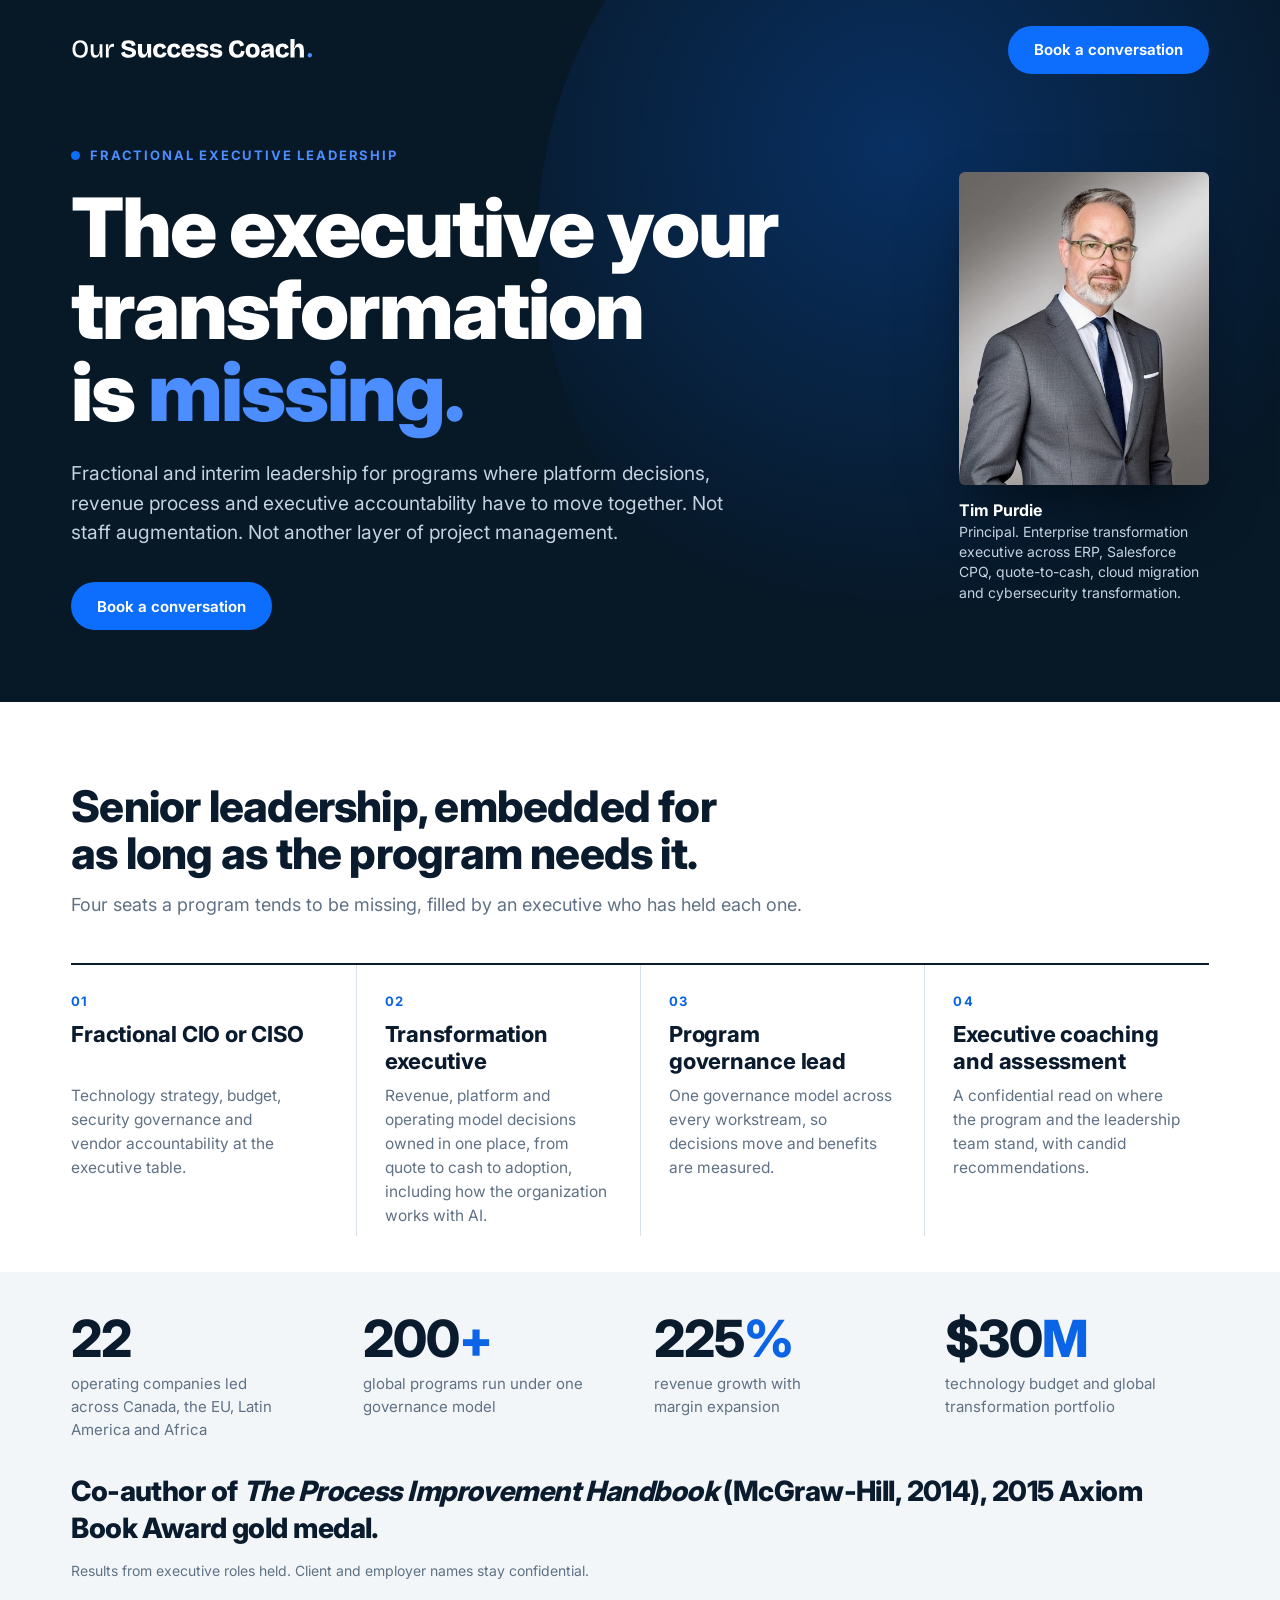
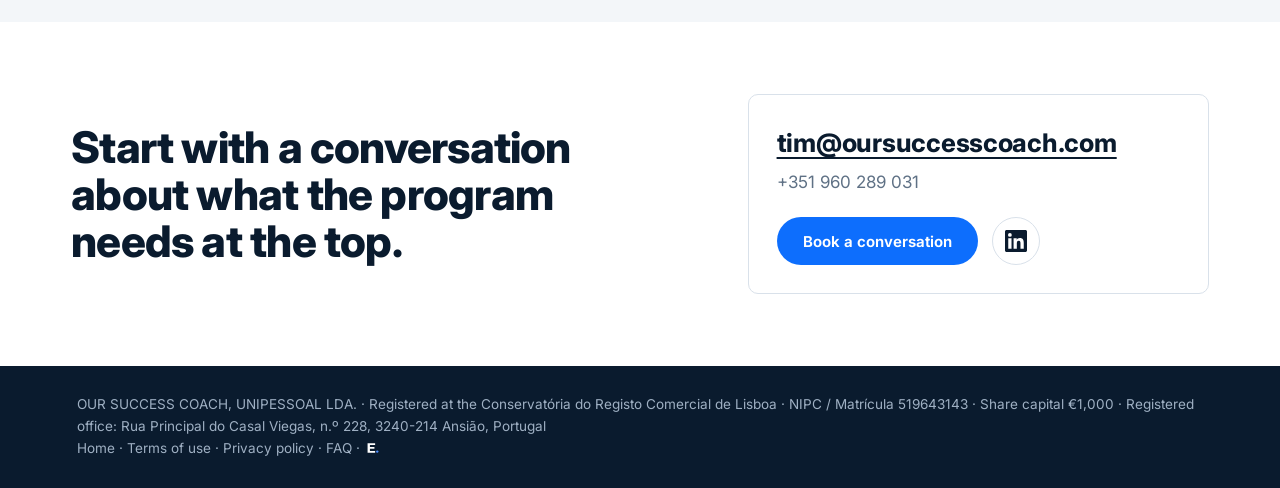
<file: index.html>
<!DOCTYPE html>
<html lang="en">
<head>
<meta charset="utf-8">
<meta name="viewport" content="width=device-width, initial-scale=1">
<title>Our Success Coach | Fractional executive leadership for transformation</title>
<meta name="description" content="Fractional and interim executive leadership for transformation programs where platform decisions, revenue process and executive accountability have to move together.">
<link rel="canonical" href="https://oursuccesscoach.com/">
<link rel="icon" href="assets/our-success-coach-s-mark.svg" type="image/svg+xml">
<meta name="theme-color" content="#071827">
<meta property="og:title" content="Our Success Coach | Fractional executive leadership">
<meta property="og:description" content="The executive your transformation is missing. Fractional and interim leadership for transformation programs.">
<meta property="og:type" content="website">
<meta property="og:url" content="https://oursuccesscoach.com/">
<meta property="og:image" content="https://oursuccesscoach.com/assets/tim-portrait.jpg">
<link rel="preload" href="/assets/fonts/inter-latin-opsz-normal.woff2" as="font" type="font/woff2" crossorigin>
<style>
@font-face{font-family:"Inter";font-style:normal;font-weight:100 900;font-display:swap;src:url("/assets/fonts/inter-latin-opsz-normal.woff2") format("woff2")}
:root{--navy:#071827;--navy2:#0D2A47;--ink:#0A1B2E;--blue:#0D6EFD;--blue-t:#0B63E5;--blue-d:#4C8DFF;--muted:#5F7185;--line:#D9E1EA;--pale:#F3F6F9}
*{box-sizing:border-box;margin:0;padding:0}
html{scroll-behavior:smooth}
body{font-family:Inter,system-ui,-apple-system,"Segoe UI",sans-serif;color:var(--ink);background:#fff;line-height:1.55;-webkit-font-smoothing:antialiased}
a{color:inherit}
a:focus-visible,button:focus-visible{outline:3px solid var(--blue);outline-offset:3px}
.dark a:focus-visible{outline-color:var(--blue-d)}
.wrap{max-width:1240px;margin:0 auto;padding:0 clamp(20px,4vw,56px)}

/* hero */
.dark{background:var(--navy);color:#fff;position:relative;overflow:hidden}
.dark::before{content:"";position:absolute;right:-12%;top:-30%;width:70vw;height:70vw;max-width:900px;max-height:900px;border-radius:50%;background:radial-gradient(circle at 40% 40%,rgba(13,110,253,.28),rgba(13,110,253,0) 62%);pointer-events:none}
nav{display:flex;flex-wrap:wrap;align-items:center;justify-content:space-between;gap:14px 20px;padding:26px 0;position:relative}
nav img{height:26px;width:auto;display:block}
.btn{display:inline-flex;align-items:center;justify-content:center;min-height:48px;padding:0 26px;border-radius:999px;background:var(--blue);color:#fff;font-weight:650;font-size:15px;text-decoration:none;border:0;transition:transform .15s,background .15s}
.btn:hover{background:#0B5ED7;transform:translateY(-1px)}
.btn.ghost{background:transparent;border:1.5px solid rgba(255,255,255,.35)}
.btn.ghost:hover{background:rgba(255,255,255,.08)}
.hero{display:grid;grid-template-columns:minmax(0,1.6fr) minmax(0,.5fr);gap:clamp(32px,6vw,96px);align-items:center;padding:clamp(28px,5vh,56px) 0 clamp(48px,8vh,80px);position:relative}
.kicker{font-size:13px;font-weight:700;letter-spacing:.14em;text-transform:uppercase;color:var(--blue-d);display:flex;align-items:center;gap:10px}
.kicker::before{content:"";width:9px;height:9px;border-radius:50%;background:var(--blue)}
h1{font-size:clamp(40px,6.4vw,92px);line-height:1.0;font-weight:850;letter-spacing:-.025em;margin:22px 0 26px}
h1 em{font-style:normal;color:var(--blue-d)}
.lede{font-size:clamp(17px,1.5vw,21px);color:#C5D2E0;max-width:36em;font-weight:400}
.ctas{display:flex;flex-wrap:wrap;gap:12px;margin-top:34px}
.who{justify-self:end;width:100%;max-width:250px}
.who img{display:block;width:100%;height:auto;aspect-ratio:4/5;object-fit:cover;object-position:50% 12%;border-radius:6px;box-shadow:0 30px 60px -20px rgba(0,0,0,.6)}
.who p{margin-top:14px;font-size:14px;color:#C5D2E0;line-height:1.45}
.who b{display:block;color:#fff;font-weight:700;font-size:16px}

/* offer */
.offer{padding:clamp(56px,9vh,96px) 0 clamp(28px,4vh,40px)}
.offer h2{font-size:clamp(28px,3.4vw,46px);line-height:1.08;font-weight:800;letter-spacing:-.018em;max-width:20em}
.offer .sub{color:var(--muted);margin-top:14px;max-width:40em;font-size:18px}
.roles{display:grid;grid-template-columns:repeat(4,1fr);gap:0;margin-top:44px;border-top:2px solid var(--ink)}
.role{padding:26px 28px 8px 0;display:grid;grid-row:span 3;grid-template-rows:subgrid;align-content:start}
.role+.role{padding-left:28px;border-left:1px solid var(--line)}
.role .n{font-size:13px;font-weight:700;color:var(--blue-t);letter-spacing:.1em}
.role h3{font-size:22px;line-height:1.2;font-weight:750;letter-spacing:-.01em;margin:10px 0 10px}
.role p{color:var(--muted);font-size:15.5px}

/* proof */
.proof{background:var(--pale);padding:clamp(32px,4.5vh,48px) 0}
.stats{display:grid;grid-template-columns:repeat(4,1fr);gap:28px}
.stat b{display:block;font-size:clamp(32px,4vw,52px);font-weight:800;letter-spacing:-.02em;line-height:1;color:var(--ink);white-space:nowrap}
.stat b i{font-style:normal;color:var(--blue-t)}
.stat span{display:block;margin-top:8px;font-size:15px;color:var(--muted);max-width:15em}
.credit{margin-top:32px;font-size:clamp(20px,2.2vw,28px);font-weight:800;letter-spacing:-.02em;line-height:1.3;color:var(--ink)}
.note{margin-top:14px;font-size:14px;color:var(--muted)}

/* close */
.close{padding:clamp(48px,8vh,84px) 0}
.close .grid{display:grid;grid-template-columns:minmax(0,1.3fr) minmax(0,1fr);gap:clamp(28px,6vw,96px);align-items:center}
.close h2{font-size:clamp(28px,3.4vw,46px);line-height:1.08;font-weight:800;letter-spacing:-.018em}
.box{border:1px solid var(--line);border-radius:10px;padding:28px}
.box a.mail{display:block;font-size:clamp(20px,2vw,26px);font-weight:750;letter-spacing:-.01em;text-decoration:underline;text-decoration-thickness:2px;text-underline-offset:.2em;color:var(--ink);overflow-wrap:anywhere}
.box a.mail:hover{color:var(--blue-t)}
.box .actions{display:flex;align-items:center;gap:14px;margin-top:22px}
.box .li{display:inline-flex;align-items:center;justify-content:center;width:48px;height:48px;border-radius:50%;border:1px solid var(--line);color:var(--ink);transition:color .15s,border-color .15s}
.box .li:hover{color:var(--blue-t);border-color:var(--blue-t)}
.box .tel{display:block;margin:6px 0 22px;color:var(--muted);text-decoration:none;font-size:17px}

.osc-footer{background:#0A1B2E;color:#9FB0C3;padding:clamp(20px,2.2vw,28px) 0;font:400 clamp(12px,11px + .2vw,14px)/1.6 "OSC Inter","Inter",-apple-system,system-ui,sans-serif;letter-spacing:normal;text-align:left}
.osc-footer .wrap{box-sizing:border-box;width:auto;max-width:none;margin:0;padding:0 clamp(20px,6vw,120px)}
.osc-footer p{margin:0;font:inherit;color:inherit}
.osc-footer a{color:inherit;text-decoration:none}
.osc-footer a:hover,.osc-footer a:focus{color:#fff;text-decoration:underline}

h1,h2,h3{text-wrap:balance}
.lede,.sub,.role p,.stat span,.credit,.note,.box,.legal{text-wrap:pretty}
.offer .sub{max-width:none}
.offer h2,.close h2{max-width:none}
@media (max-width:980px){
 .roles{grid-template-columns:repeat(2,1fr)}
 .role:nth-child(3){padding-left:0;border-left:0}
 .role:nth-child(n+3){border-top:1px solid var(--line);margin-top:18px;padding-top:26px}
 .stats{grid-template-columns:repeat(2,1fr)}
}
@media (max-width:760px){
 .hero{grid-template-columns:1fr;gap:36px}
 .who{justify-self:start;max-width:240px}
 .close .grid{grid-template-columns:1fr}
 nav .btn{min-height:46px;padding:0 20px}
}
@media (max-width:560px){
 .roles{grid-template-columns:1fr}
 .role,.role+.role{padding:22px 0 6px;border-left:0}
 .role+.role{border-top:1px solid var(--line)}
 .role:nth-child(3){margin-top:0}
 .role:nth-child(n+3){margin-top:0}
 .ctas .btn{width:100%}
}
@media (prefers-reduced-motion:reduce){*{transition:none!important;scroll-behavior:auto!important}.btn:hover{transform:none}}
</style>
</head>
<body>
<header class="dark">
 <div class="wrap">
  <nav aria-label="Primary">
   <a href="#top" aria-label="Our Success Coach, home"><img src="assets/our-success-coach-wordmark-white.svg" alt="Our Success Coach"></a>
   <a class="btn" href="mailto:tim@oursuccesscoach.com?subject=Conversation%20about%20fractional%20leadership">Book a conversation</a>
  </nav>
  <section class="hero" id="top">
   <div>
    <p class="kicker">Fractional executive leadership</p>
    <h1>The executive your transformation is <em>missing.</em></h1>
    <p class="lede">Fractional and interim leadership for programs where platform decisions, revenue process and executive accountability have to move together. Not staff augmentation. Not another layer of project management.</p>
    <div class="ctas">
     <a class="btn" href="mailto:tim@oursuccesscoach.com?subject=Conversation%20about%20fractional%20leadership">Book a conversation</a>
    </div>
   </div>
   <figure class="who">
    <img src="assets/tim-portrait.jpg" alt="Tim Purdie, Principal, Our Success Coach" width="864" height="1080">
    <p><b>Tim Purdie</b>Principal. Enterprise transformation executive across ERP, Salesforce CPQ, quote-to-cash, cloud migration and cybersecurity transformation.</p>
   </figure>
  </section>
 </div>
</header>

<main>
 <section class="offer" id="roles">
  <div class="wrap">
   <h2>Senior leadership, embedded for as long as the program needs it.</h2>
   <p class="sub">Four seats a program tends to be missing, filled by an executive who has held each one.</p>
   <div class="roles">
    <article class="role"><span class="n">01</span><h3>Fractional CIO or CISO</h3><p>Technology strategy, budget, security governance and vendor accountability at the executive table.</p></article>
    <article class="role"><span class="n">02</span><h3>Transformation executive</h3><p>Revenue, platform and operating model decisions owned in one place, from quote to cash to adoption, including how the organization works with AI.</p></article>
    <article class="role"><span class="n">03</span><h3>Program governance lead</h3><p>One governance model across every workstream, so decisions move and benefits are measured.</p></article>
    <article class="role"><span class="n">04</span><h3>Executive coaching and assessment</h3><p>A confidential read on where the program and the leadership team stand, with candid recommendations.</p></article>
   </div>
  </div>
 </section>

 <section class="proof" aria-label="Results">
  <div class="wrap">
   <div class="stats">
    <div class="stat"><b>22</b><span>operating companies led across Canada, the EU, Latin America and Africa</span></div>
    <div class="stat"><b>200<i>+</i></b><span>global programs run under one governance model</span></div>
    <div class="stat"><b>225<i>%</i></b><span>revenue growth with margin expansion</span></div>
    <div class="stat"><b>$30<i>M</i></b><span>technology budget and global transformation portfolio</span></div>
   </div>
   <p class="credit">Co-author of <em>The Process Improvement Handbook</em> (McGraw-Hill, 2014), 2015 Axiom Book Award gold medal.</p>
   <p class="note">Results from executive roles held. Client and employer names stay confidential.</p>
  </div>
 </section>

 <section class="close" id="contact">
  <div class="wrap grid">
   <h2>Start with a conversation about what the program needs at the top.</h2>
   <div class="box">
    <a class="mail" href="mailto:tim@oursuccesscoach.com">tim@oursuccesscoach.com</a>
    <a class="tel" href="tel:+351960289031" style="margin-bottom:0">+351 960 289 031</a>
    <div class="actions">
     <a class="btn" href="mailto:tim@oursuccesscoach.com?subject=Conversation%20about%20fractional%20leadership">Book a conversation</a>
     <a class="li" href="https://www.linkedin.com/company/our-success-coach/" target="_blank" rel="noopener" aria-label="Our Success Coach on LinkedIn" title="Our Success Coach on LinkedIn"><svg viewBox="0 0 24 24" width="22" height="22" aria-hidden="true"><path fill="currentColor" d="M20.45 20.45h-3.56v-5.57c0-1.33-.03-3.04-1.85-3.04-1.86 0-2.14 1.45-2.14 2.94v5.67H9.35V9h3.41v1.56h.05c.48-.9 1.64-1.85 3.37-1.85 3.6 0 4.27 2.37 4.27 5.46v6.28zM5.34 7.43a2.06 2.06 0 1 1 0-4.12 2.06 2.06 0 0 1 0 4.12zM7.12 20.45H3.56V9h3.56v11.45zM22.22 0H1.77C.79 0 0 .77 0 1.73v20.54C0 23.23.79 24 1.77 24h20.45c.98 0 1.78-.77 1.78-1.73V1.73C24 .77 23.2 0 22.22 0z"/></svg></a>
    </div>
   </div>
  </div>
 </section>
</main>

<footer class="osc-footer"><div class="wrap"><p>OUR SUCCESS COACH, UNIPESSOAL LDA. · Registered at the Conservatória do Registo Comercial de Lisboa · NIPC / Matrícula 519643143 · Share capital €1,000 · Registered office: Rua Principal do Casal Viegas, n.º 228, 3240-214 Ansião, Portugal</p><p><a href="/">Home</a> · <a href="/terms-of-use/">Terms of use</a> · <a href="/privacy-policy/">Privacy policy</a> · <a href="https://expression.oursuccesscoach.com/faq/">FAQ</a> · <a href="https://expression.oursuccesscoach.com/" aria-label="Expression" title="Expression"><svg xmlns="http://www.w3.org/2000/svg" viewBox="0 0 64 64" width="18" height="18" aria-hidden="true" focusable="false" style="vertical-align:-4px"><path fill="#fff" transform="translate(9.148 49.000) scale(0.05152 -0.05152)" d="M69 0V660H231V0ZM186 0V130H593V0ZM186 274V391H542V274ZM186 531V660H590V531Z"/><circle fill="#4C8DFF" cx="47.10" cy="44.80" r="4.2"/></svg></a></p></div></footer>
</body>
</html>
</file>
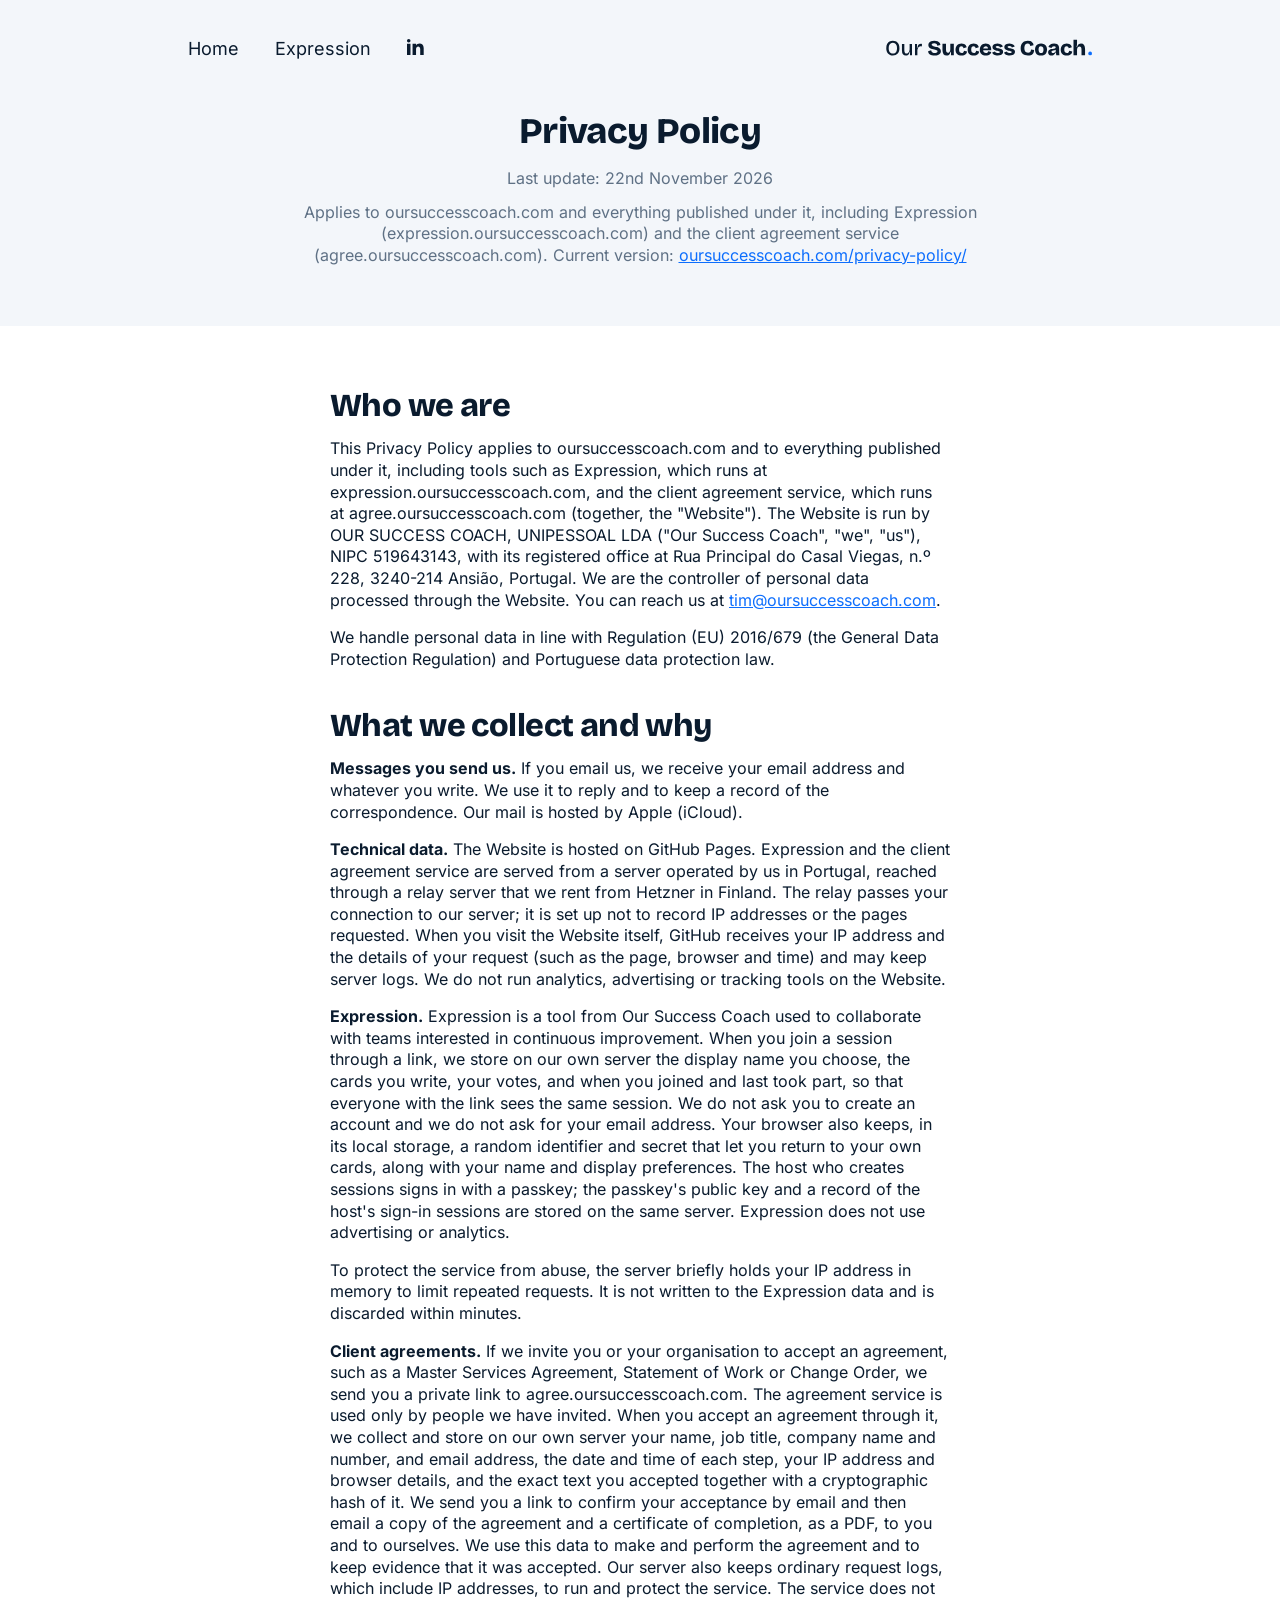
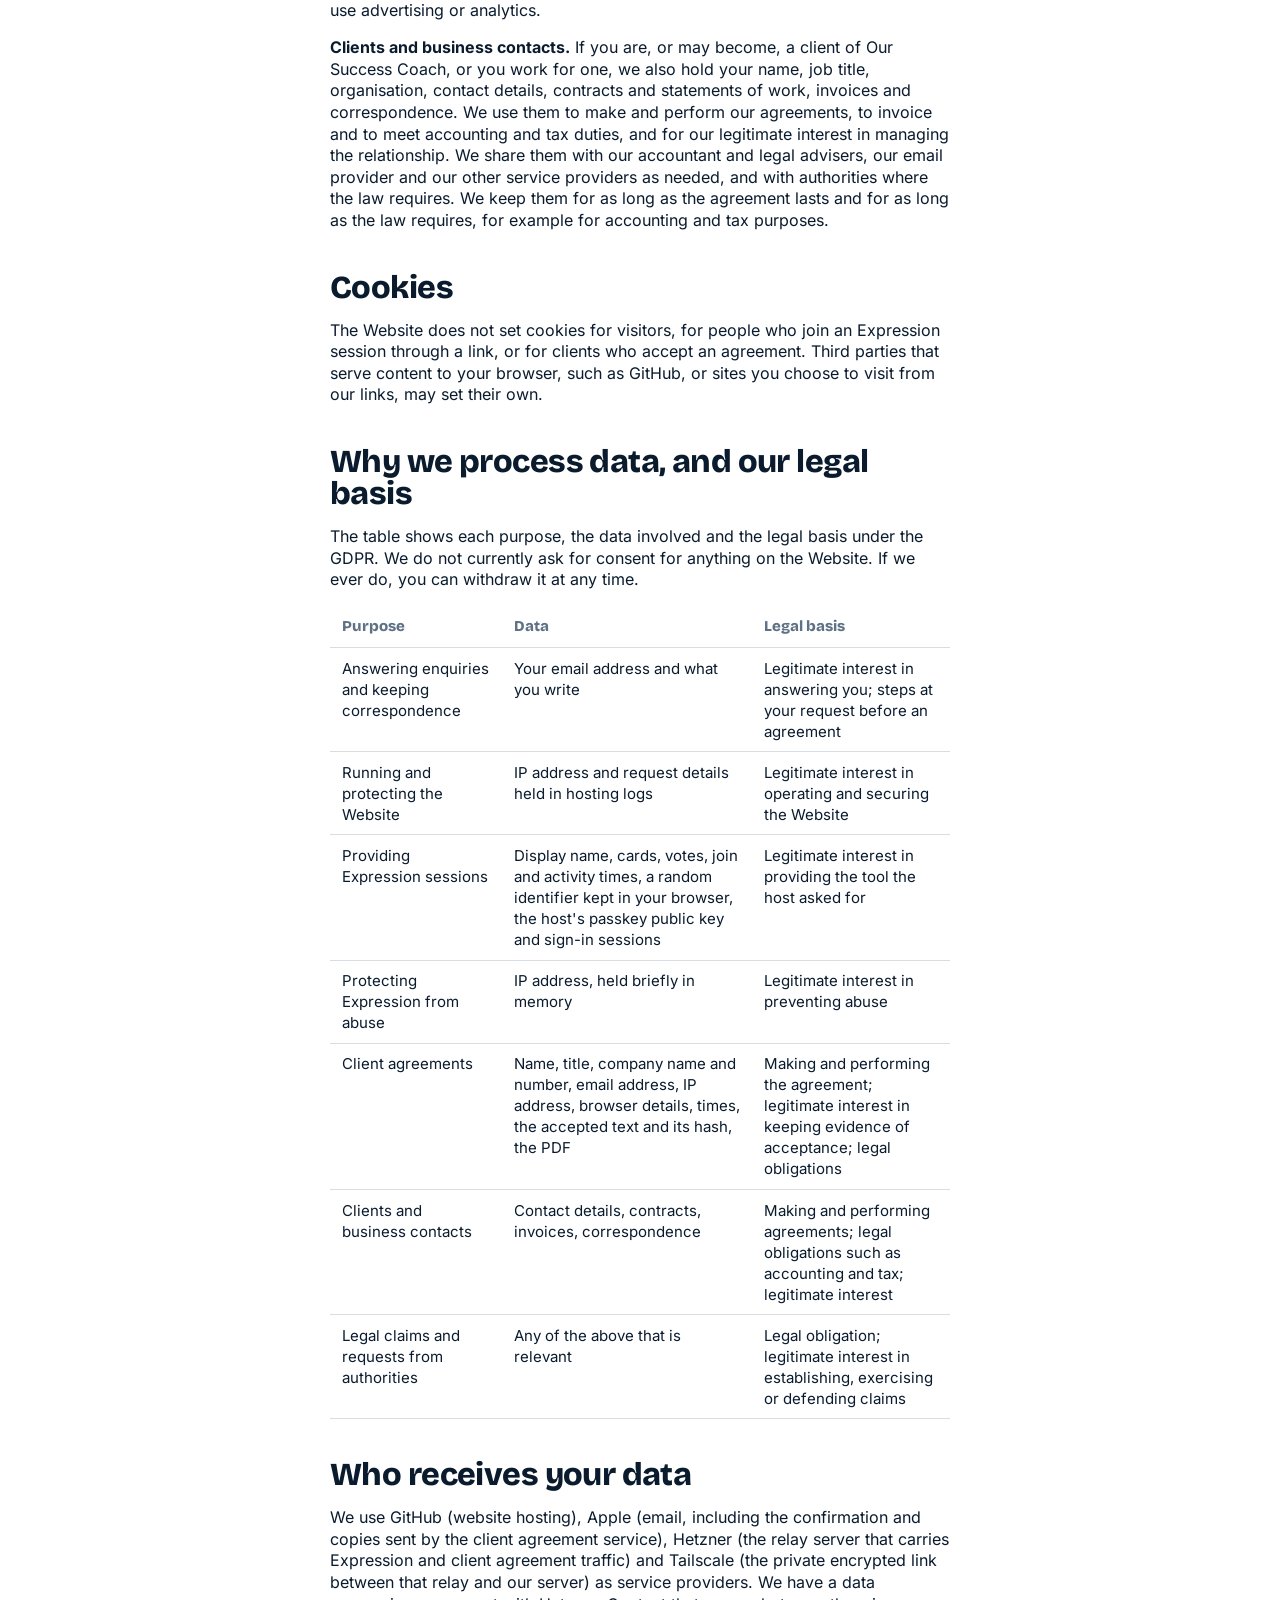
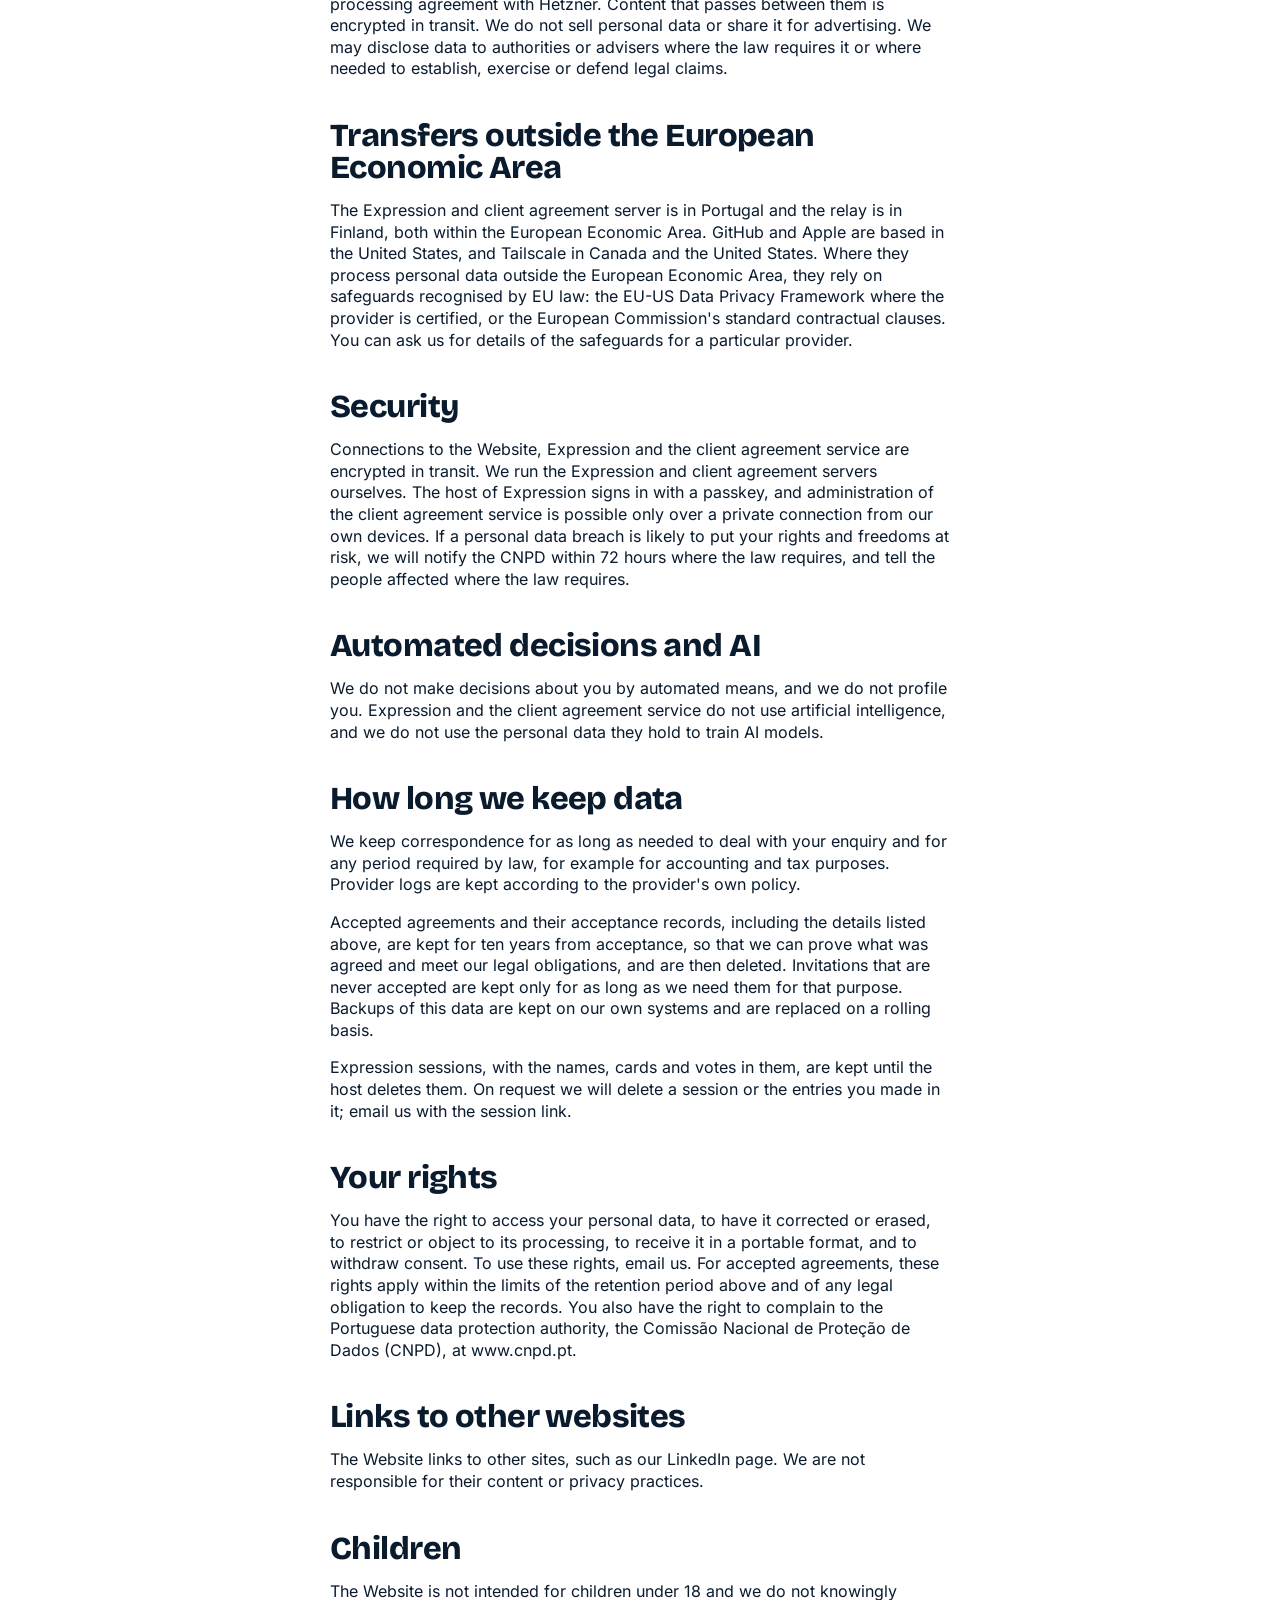
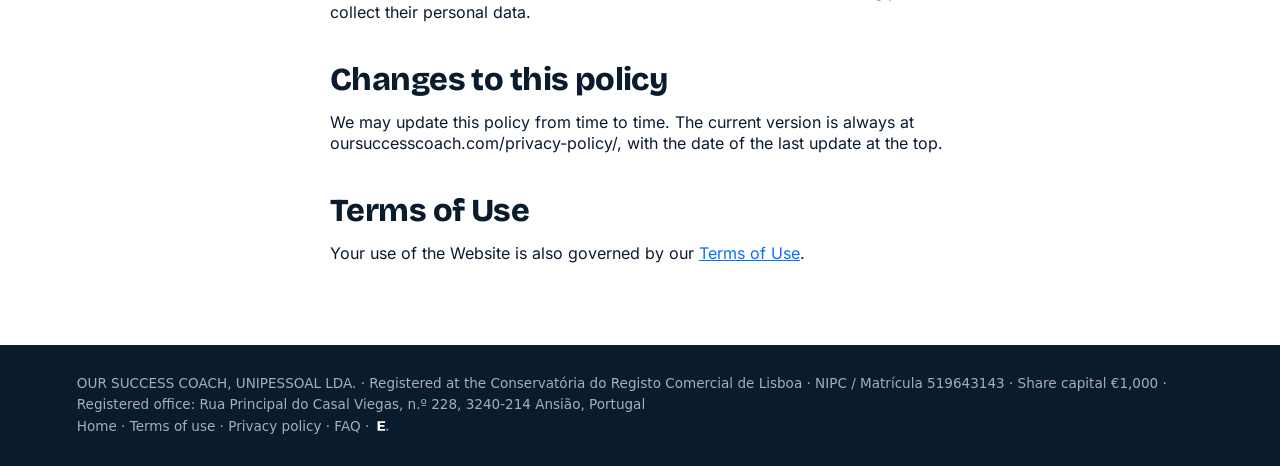
<file: privacy-policy/index.html>
<!DOCTYPE html>
<html lang="en">
<head>
<meta charset="utf-8">
<meta name="viewport" content="width=device-width, initial-scale=1">
<title>Our Success Coach | Privacy Policy</title>
<meta name="description" content="Privacy Policy for oursuccesscoach.com">
<link rel="icon" type="image/svg+xml" href="/policy-assets/favicon/favicon.svg">
<link rel="icon" type="image/png" sizes="32x32" href="/policy-assets/favicon/favicon-32.png">
<link rel="icon" type="image/png" sizes="192x192" href="/policy-assets/favicon/favicon-192.png">
<link rel="stylesheet" href="/policy-assets/css/tokens.css">
<link rel="stylesheet" href="/policy-assets/css/site.css">
</head>
<body>
<div class="page narrow legal">
<header class="header" id="site-header"><nav class="wrap topnav">
<a aria-label="Our Success Coach home" class="brand" href="/"><img src="/policy-assets/images/our-success-coach-wordmark.svg" alt="Our Success Coach" width="196" height="21"></a>
<button type="button" aria-label="Open menu" aria-expanded="false" class="menu-toggle" id="menu-toggle"><svg class="ico" fill="none" viewBox="0 0 28 19" xmlns="http://www.w3.org/2000/svg" aria-hidden="true"><line x1="28" y1="9.5" x2="-1.31134e-07" y2="9.5" stroke="currentColor" stroke-width="3"></line><line x1="28" y1="1.5" x2="-1.31134e-07" y2="1.5" stroke="currentColor" stroke-width="3"></line><line x1="28" y1="17.5" x2="-1.31134e-07" y2="17.5" stroke="currentColor" stroke-width="3"></line></svg></button>
<div class="menu" id="site-menu"><div class="menu-item"><a href="/">Home</a></div><div class="menu-item"><a href="/tools/Expression/">Expression</a></div><div class="social"><a aria-label="Our Success Coach on LinkedIn" href="https://www.linkedin.com/company/our-success-coach/" target="_blank" rel="noopener noreferrer"><svg class="ico" fill="none" viewBox="0 0 15 14" xmlns="http://www.w3.org/2000/svg" aria-hidden="true"><path d="M3.04348 1.52174C3.04348 2.37391 2.37391 3.04348 1.52174 3.04348C0.669565 3.04348 0 2.37391 0 1.52174C0 0.669565 0.669565 0 1.52174 0C2.37391 0 3.04348 0.669565 3.04348 1.52174ZM3.04348 4.26087H0V14H3.04348V4.26087ZM7.91304 4.26087H4.86957V14H7.91304V8.88696C7.91304 6.02609 11.5652 5.78261 11.5652 8.88696V14H14.6087V7.85217C14.6087 3.04348 9.19131 3.22609 7.91304 5.6V4.26087Z" fill="currentColor"></path></svg></a></div><div class="menu-small"><a href="/privacy-policy/">Privacy Policy</a><a href="/terms-of-use/">Terms of Use</a></div></div>
</nav></header>
<div class="hero"><section class="section"><h1 class="page-title">Privacy Policy</h1><p class="lead meta">Last update: <span>22nd November 2026</span></p><p class="lead meta">Applies to oursuccesscoach.com and everything published under it, including Expression (expression.oursuccesscoach.com) and the client agreement service (agree.oursuccesscoach.com). Current version: <a class="link link-primary" href="/privacy-policy/">oursuccesscoach.com/privacy-policy/</a></p></section></div>
<div class="main"><section class="section"><h2>Who we are</h2>
<p>This Privacy Policy applies to oursuccesscoach.com and to everything published under it, including tools such as Expression, which runs at expression.oursuccesscoach.com, and the client agreement service, which runs at agree.oursuccesscoach.com (together, the &quot;Website&quot;). The Website is run by OUR SUCCESS COACH, UNIPESSOAL LDA (&quot;Our Success Coach&quot;, &quot;we&quot;, &quot;us&quot;), NIPC 519643143, with its registered office at Rua Principal do Casal Viegas, n.º 228, 3240-214 Ansião, Portugal. We are the controller of personal data processed through the Website. You can reach us at <a class="link link-primary" href="mailto:tim@oursuccesscoach.com">tim@oursuccesscoach.com</a>.</p>
<p>We handle personal data in line with Regulation (EU) 2016/679 (the General Data Protection Regulation) and Portuguese data protection law.</p>
<h2>What we collect and why</h2>
<p><strong>Messages you send us.</strong> If you email us, we receive your email address and whatever you write. We use it to reply and to keep a record of the correspondence. Our mail is hosted by Apple (iCloud).</p>
<p><strong>Technical data.</strong> The Website is hosted on GitHub Pages. Expression and the client agreement service are served from a server operated by us in Portugal, reached through a relay server that we rent from Hetzner in Finland. The relay passes your connection to our server; it is set up not to record IP addresses or the pages requested. When you visit the Website itself, GitHub receives your IP address and the details of your request (such as the page, browser and time) and may keep server logs. We do not run analytics, advertising or tracking tools on the Website.</p>
<p><strong>Expression.</strong> Expression is a tool from Our Success Coach used to collaborate with teams interested in continuous improvement. When you join a session through a link, we store on our own server the display name you choose, the cards you write, your votes, and when you joined and last took part, so that everyone with the link sees the same session. We do not ask you to create an account and we do not ask for your email address. Your browser also keeps, in its local storage, a random identifier and secret that let you return to your own cards, along with your name and display preferences. The host who creates sessions signs in with a passkey; the passkey&#x27;s public key and a record of the host&#x27;s sign-in sessions are stored on the same server. Expression does not use advertising or analytics.</p>
<p>To protect the service from abuse, the server briefly holds your IP address in memory to limit repeated requests. It is not written to the Expression data and is discarded within minutes.</p>
<p><strong>Client agreements.</strong> If we invite you or your organisation to accept an agreement, such as a Master Services Agreement, Statement of Work or Change Order, we send you a private link to agree.oursuccesscoach.com. The agreement service is used only by people we have invited. When you accept an agreement through it, we collect and store on our own server your name, job title, company name and number, and email address, the date and time of each step, your IP address and browser details, and the exact text you accepted together with a cryptographic hash of it. We send you a link to confirm your acceptance by email and then email a copy of the agreement and a certificate of completion, as a PDF, to you and to ourselves. We use this data to make and perform the agreement and to keep evidence that it was accepted. Our server also keeps ordinary request logs, which include IP addresses, to run and protect the service. The service does not use advertising or analytics.</p>
<p><strong>Clients and business contacts.</strong> If you are, or may become, a client of Our Success Coach, or you work for one, we also hold your name, job title, organisation, contact details, contracts and statements of work, invoices and correspondence. We use them to make and perform our agreements, to invoice and to meet accounting and tax duties, and for our legitimate interest in managing the relationship. We share them with our accountant and legal advisers, our email provider and our other service providers as needed, and with authorities where the law requires. We keep them for as long as the agreement lasts and for as long as the law requires, for example for accounting and tax purposes.</p>
<h2>Cookies</h2>
<p>The Website does not set cookies for visitors, for people who join an Expression session through a link, or for clients who accept an agreement. Third parties that serve content to your browser, such as GitHub, or sites you choose to visit from our links, may set their own.</p>
<h2>Why we process data, and our legal basis</h2>
<p>The table shows each purpose, the data involved and the legal basis under the GDPR. We do not currently ask for consent for anything on the Website. If we ever do, you can withdraw it at any time.</p>
<div class="table-wrap"><table class="basis-table"><thead><tr><th scope="col">Purpose</th><th scope="col">Data</th><th scope="col">Legal basis</th></tr></thead><tbody>
<tr><td data-label="Purpose">Answering enquiries and keeping correspondence</td><td data-label="Data">Your email address and what you write</td><td data-label="Legal basis">Legitimate interest in answering you; steps at your request before an agreement</td></tr>
<tr><td data-label="Purpose">Running and protecting the Website</td><td data-label="Data">IP address and request details held in hosting logs</td><td data-label="Legal basis">Legitimate interest in operating and securing the Website</td></tr>
<tr><td data-label="Purpose">Providing Expression sessions</td><td data-label="Data">Display name, cards, votes, join and activity times, a random identifier kept in your browser, the host&#x27;s passkey public key and sign-in sessions</td><td data-label="Legal basis">Legitimate interest in providing the tool the host asked for</td></tr>
<tr><td data-label="Purpose">Protecting Expression from abuse</td><td data-label="Data">IP address, held briefly in memory</td><td data-label="Legal basis">Legitimate interest in preventing abuse</td></tr>
<tr><td data-label="Purpose">Client agreements</td><td data-label="Data">Name, title, company name and number, email address, IP address, browser details, times, the accepted text and its hash, the PDF</td><td data-label="Legal basis">Making and performing the agreement; legitimate interest in keeping evidence of acceptance; legal obligations</td></tr>
<tr><td data-label="Purpose">Clients and business contacts</td><td data-label="Data">Contact details, contracts, invoices, correspondence</td><td data-label="Legal basis">Making and performing agreements; legal obligations such as accounting and tax; legitimate interest</td></tr>
<tr><td data-label="Purpose">Legal claims and requests from authorities</td><td data-label="Data">Any of the above that is relevant</td><td data-label="Legal basis">Legal obligation; legitimate interest in establishing, exercising or defending claims</td></tr>
</tbody></table></div>
<h2>Who receives your data</h2>
<p>We use GitHub (website hosting), Apple (email, including the confirmation and copies sent by the client agreement service), Hetzner (the relay server that carries Expression and client agreement traffic) and Tailscale (the private encrypted link between that relay and our server) as service providers. We have a data processing agreement with Hetzner. Content that passes between them is encrypted in transit. We do not sell personal data or share it for advertising. We may disclose data to authorities or advisers where the law requires it or where needed to establish, exercise or defend legal claims.</p>
<h2>Transfers outside the European Economic Area</h2>
<p>The Expression and client agreement server is in Portugal and the relay is in Finland, both within the European Economic Area. GitHub and Apple are based in the United States, and Tailscale in Canada and the United States. Where they process personal data outside the European Economic Area, they rely on safeguards recognised by EU law: the EU-US Data Privacy Framework where the provider is certified, or the European Commission&#x27;s standard contractual clauses. You can ask us for details of the safeguards for a particular provider.</p>
<h2>Security</h2>
<p>Connections to the Website, Expression and the client agreement service are encrypted in transit. We run the Expression and client agreement servers ourselves. The host of Expression signs in with a passkey, and administration of the client agreement service is possible only over a private connection from our own devices. If a personal data breach is likely to put your rights and freedoms at risk, we will notify the CNPD within 72 hours where the law requires, and tell the people affected where the law requires.</p>
<h2>Automated decisions and AI</h2>
<p>We do not make decisions about you by automated means, and we do not profile you. Expression and the client agreement service do not use artificial intelligence, and we do not use the personal data they hold to train AI models.</p>
<h2>How long we keep data</h2>
<p>We keep correspondence for as long as needed to deal with your enquiry and for any period required by law, for example for accounting and tax purposes. Provider logs are kept according to the provider&#x27;s own policy.</p>
<p>Accepted agreements and their acceptance records, including the details listed above, are kept for ten years from acceptance, so that we can prove what was agreed and meet our legal obligations, and are then deleted. Invitations that are never accepted are kept only for as long as we need them for that purpose. Backups of this data are kept on our own systems and are replaced on a rolling basis.</p>
<p>Expression sessions, with the names, cards and votes in them, are kept until the host deletes them. On request we will delete a session or the entries you made in it; email us with the session link.</p>
<h2>Your rights</h2>
<p>You have the right to access your personal data, to have it corrected or erased, to restrict or object to its processing, to receive it in a portable format, and to withdraw consent. To use these rights, email us. For accepted agreements, these rights apply within the limits of the retention period above and of any legal obligation to keep the records. You also have the right to complain to the Portuguese data protection authority, the Comissão Nacional de Proteção de Dados (CNPD), at www.cnpd.pt.</p>
<h2>Links to other websites</h2>
<p>The Website links to other sites, such as our LinkedIn page. We are not responsible for their content or privacy practices.</p>
<h2>Children</h2>
<p>The Website is not intended for children under 18 and we do not knowingly collect their personal data.</p>
<h2>Changes to this policy</h2>
<p>We may update this policy from time to time. The current version is always at oursuccesscoach.com/privacy-policy/, with the date of the last update at the top.</p>
<h2>Terms of Use</h2>
<p>Your use of the Website is also governed by our <a class="link link-primary" href="/terms-of-use/">Terms of Use</a>.</p>
</section></div>

<footer class="osc-footer"><div class="wrap"><p>OUR SUCCESS COACH, UNIPESSOAL LDA. · Registered at the Conservatória do Registo Comercial de Lisboa · NIPC / Matrícula 519643143 · Share capital €1,000 · Registered office: Rua Principal do Casal Viegas, n.º 228, 3240-214 Ansião, Portugal</p><p><a href="/">Home</a> · <a href="/terms-of-use/">Terms of use</a> · <a href="/privacy-policy/">Privacy policy</a> · <a href="https://expression.oursuccesscoach.com/faq/">FAQ</a> · <a href="https://expression.oursuccesscoach.com/" aria-label="Expression" title="Expression"><svg xmlns="http://www.w3.org/2000/svg" viewBox="0 0 64 64" width="18" height="18" aria-hidden="true" focusable="false" style="vertical-align:-4px"><path fill="#fff" transform="translate(9.148 49.000) scale(0.05152 -0.05152)" d="M69 0V660H231V0ZM186 0V130H593V0ZM186 274V391H542V274ZM186 531V660H590V531Z"/><circle fill="#4C8DFF" cx="47.10" cy="44.80" r="4.2"/></svg></a></p></div></footer>
</div>
<script src="/policy-assets/js/site.js" defer></script>
</body>
</html>
</file>
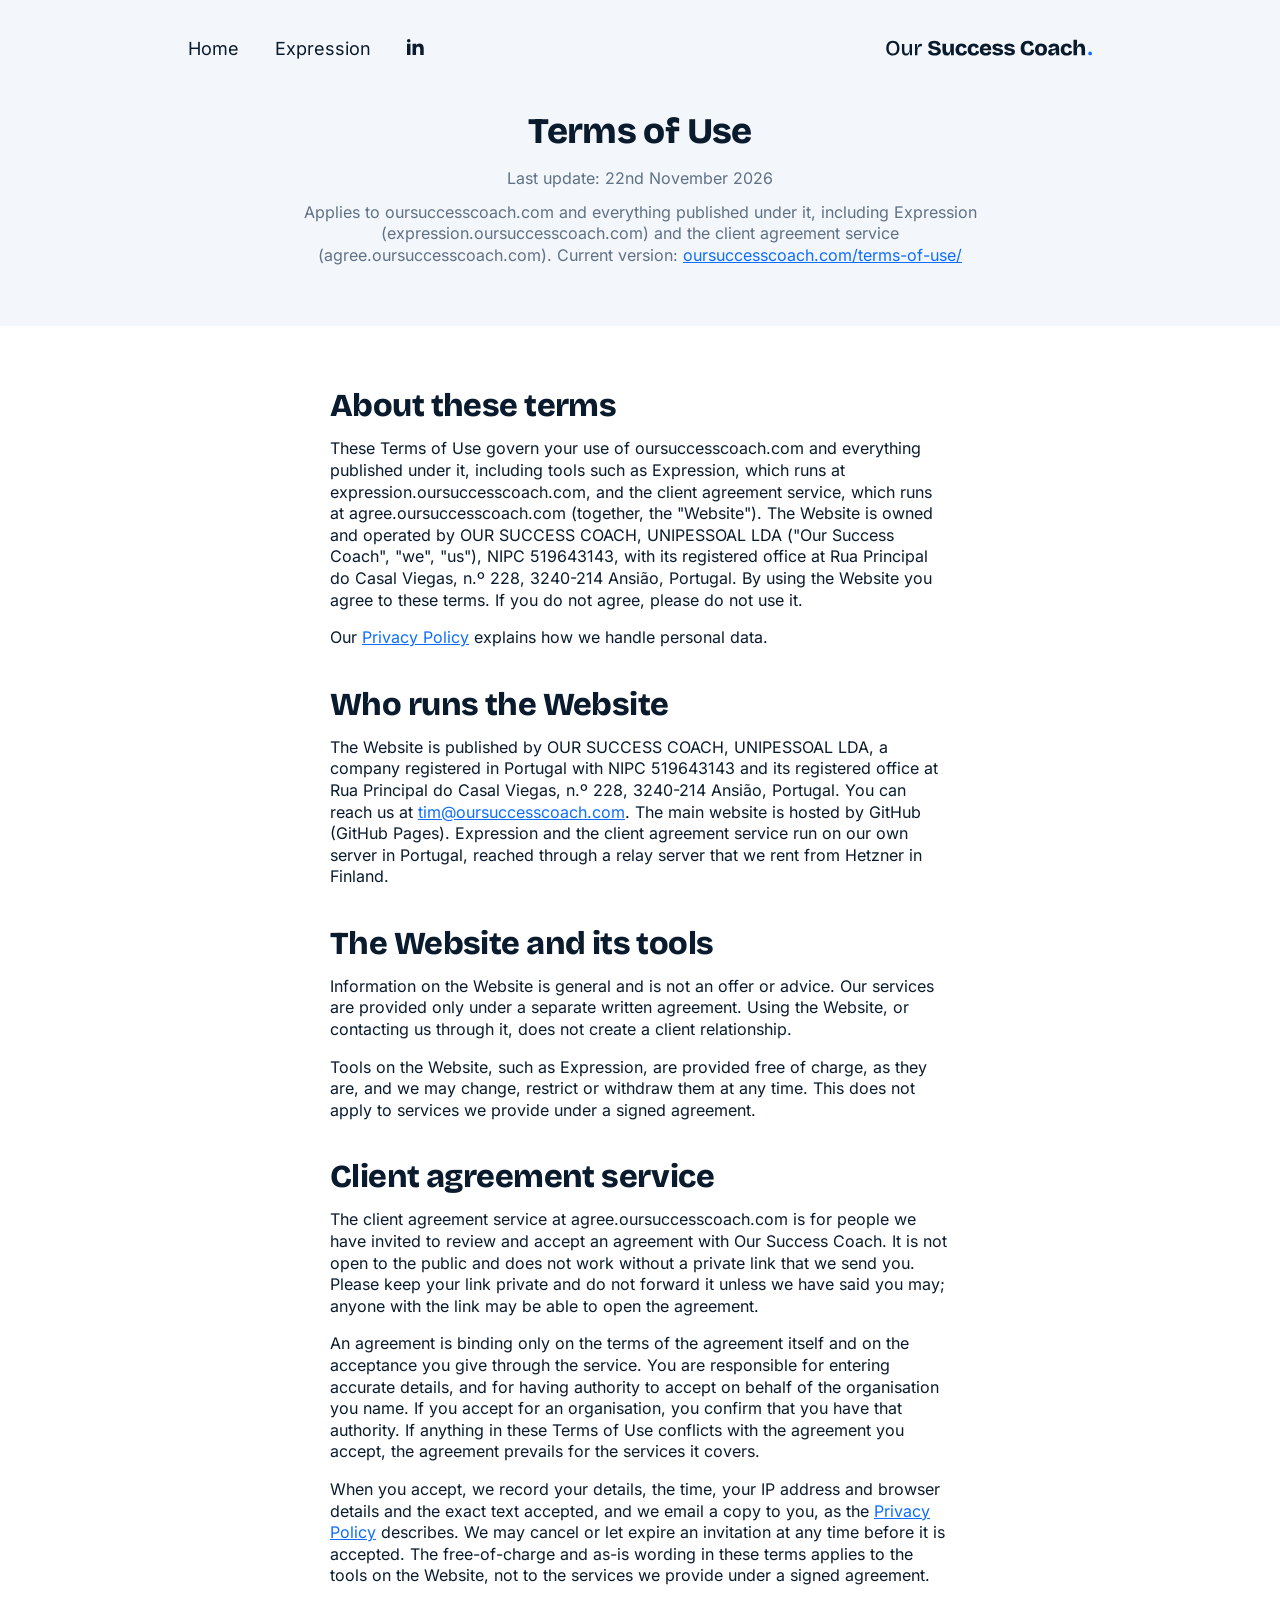
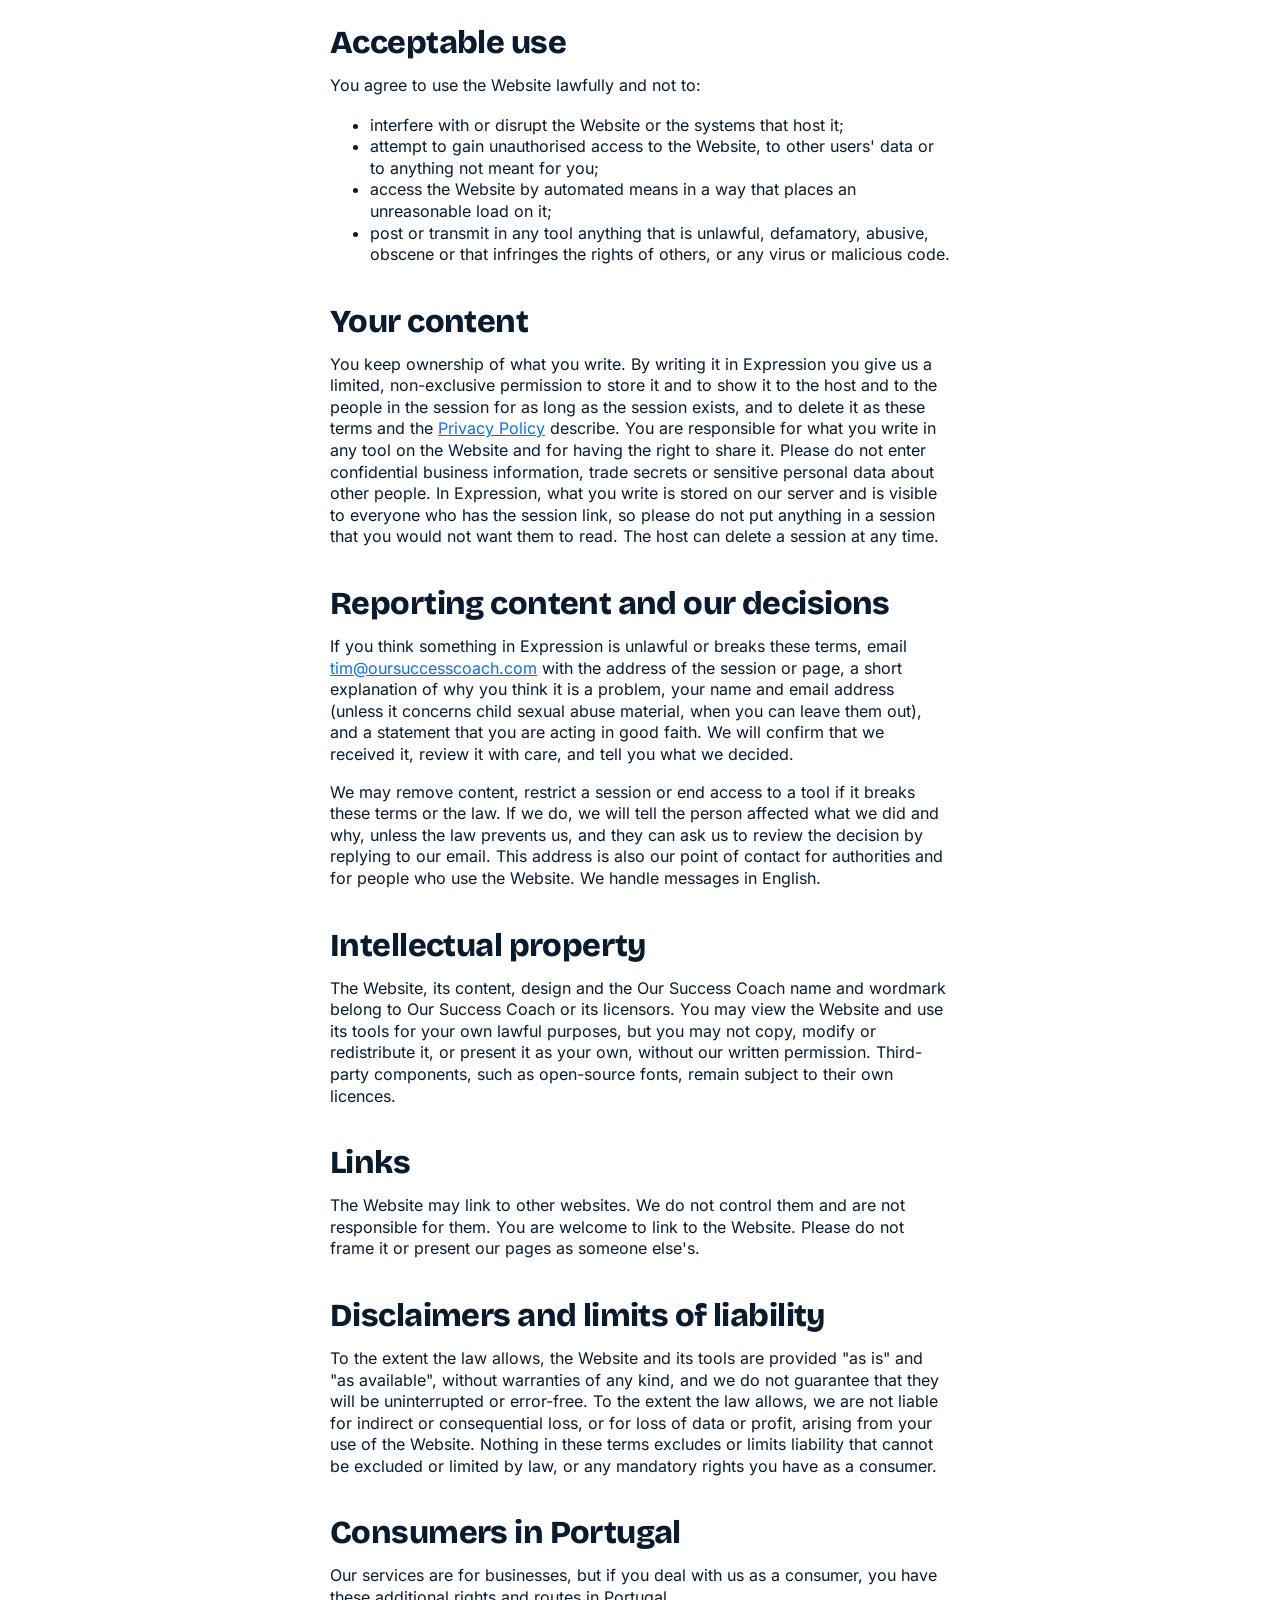
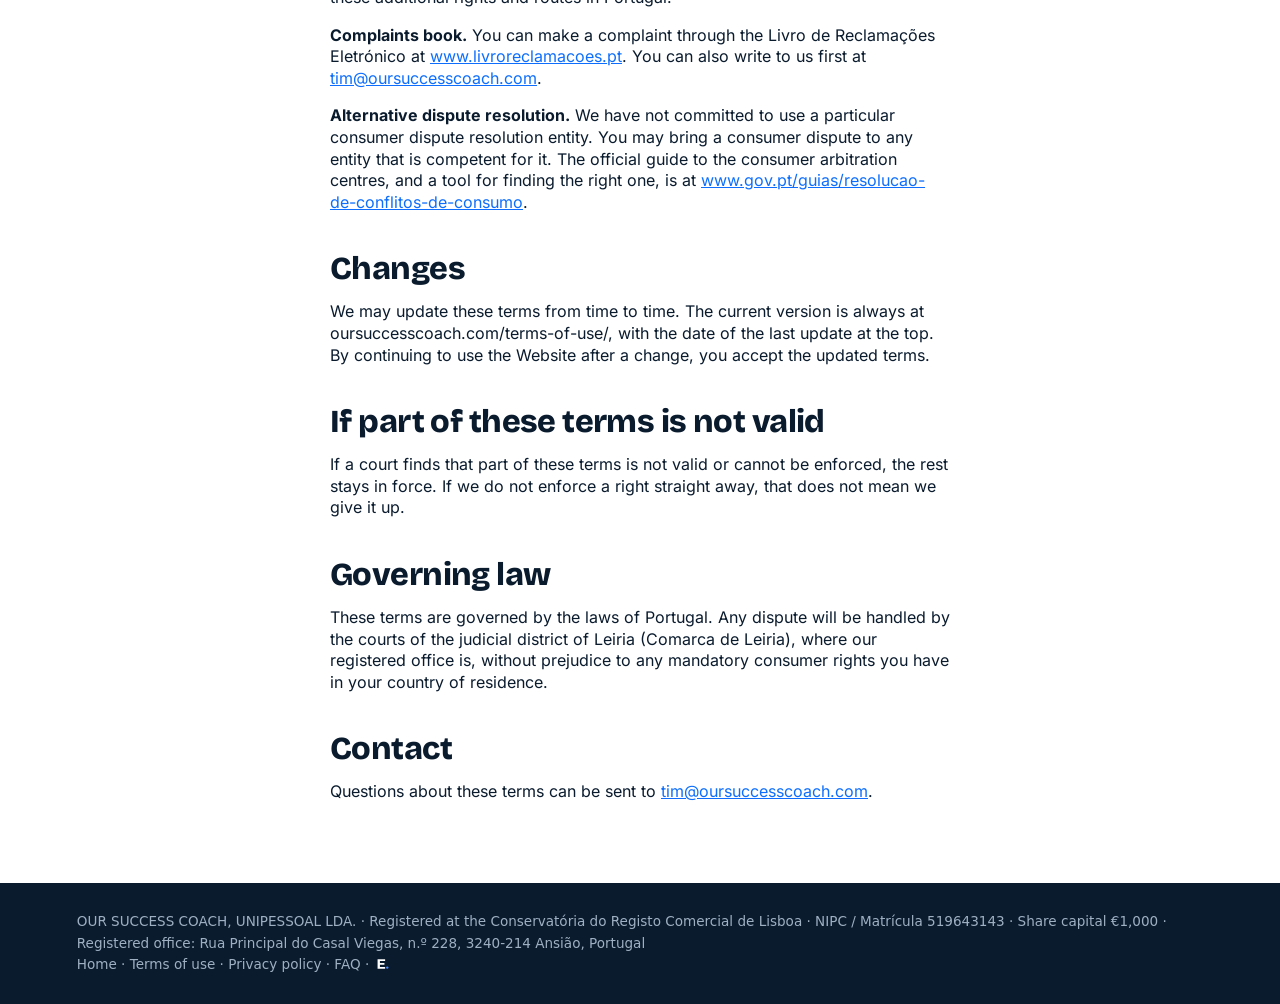
<file: terms-of-use/index.html>
<!DOCTYPE html>
<html lang="en">
<head>
<meta charset="utf-8">
<meta name="viewport" content="width=device-width, initial-scale=1">
<title>Our Success Coach | Terms of Use</title>
<meta name="description" content="Terms of Use for oursuccesscoach.com">
<link rel="icon" type="image/svg+xml" href="/policy-assets/favicon/favicon.svg">
<link rel="icon" type="image/png" sizes="32x32" href="/policy-assets/favicon/favicon-32.png">
<link rel="icon" type="image/png" sizes="192x192" href="/policy-assets/favicon/favicon-192.png">
<link rel="stylesheet" href="/policy-assets/css/tokens.css">
<link rel="stylesheet" href="/policy-assets/css/site.css">
</head>
<body>
<div class="page narrow legal">
<header class="header" id="site-header"><nav class="wrap topnav">
<a aria-label="Our Success Coach home" class="brand" href="/"><img src="/policy-assets/images/our-success-coach-wordmark.svg" alt="Our Success Coach" width="196" height="21"></a>
<button type="button" aria-label="Open menu" aria-expanded="false" class="menu-toggle" id="menu-toggle"><svg class="ico" fill="none" viewBox="0 0 28 19" xmlns="http://www.w3.org/2000/svg" aria-hidden="true"><line x1="28" y1="9.5" x2="-1.31134e-07" y2="9.5" stroke="currentColor" stroke-width="3"></line><line x1="28" y1="1.5" x2="-1.31134e-07" y2="1.5" stroke="currentColor" stroke-width="3"></line><line x1="28" y1="17.5" x2="-1.31134e-07" y2="17.5" stroke="currentColor" stroke-width="3"></line></svg></button>
<div class="menu" id="site-menu"><div class="menu-item"><a href="/">Home</a></div><div class="menu-item"><a href="/tools/Expression/">Expression</a></div><div class="social"><a aria-label="Our Success Coach on LinkedIn" href="https://www.linkedin.com/company/our-success-coach/" target="_blank" rel="noopener noreferrer"><svg class="ico" fill="none" viewBox="0 0 15 14" xmlns="http://www.w3.org/2000/svg" aria-hidden="true"><path d="M3.04348 1.52174C3.04348 2.37391 2.37391 3.04348 1.52174 3.04348C0.669565 3.04348 0 2.37391 0 1.52174C0 0.669565 0.669565 0 1.52174 0C2.37391 0 3.04348 0.669565 3.04348 1.52174ZM3.04348 4.26087H0V14H3.04348V4.26087ZM7.91304 4.26087H4.86957V14H7.91304V8.88696C7.91304 6.02609 11.5652 5.78261 11.5652 8.88696V14H14.6087V7.85217C14.6087 3.04348 9.19131 3.22609 7.91304 5.6V4.26087Z" fill="currentColor"></path></svg></a></div><div class="menu-small"><a href="/privacy-policy/">Privacy Policy</a><a href="/terms-of-use/">Terms of Use</a></div></div>
</nav></header>
<div class="hero"><section class="section"><h1 class="page-title">Terms of Use</h1><p class="lead meta">Last update: <span>22nd November 2026</span></p><p class="lead meta">Applies to oursuccesscoach.com and everything published under it, including Expression (expression.oursuccesscoach.com) and the client agreement service (agree.oursuccesscoach.com). Current version: <a class="link link-primary" href="/terms-of-use/">oursuccesscoach.com/terms-of-use/</a></p></section></div>
<div class="main"><section class="section"><h2>About these terms</h2>
<p>These Terms of Use govern your use of oursuccesscoach.com and everything published under it, including tools such as Expression, which runs at expression.oursuccesscoach.com, and the client agreement service, which runs at agree.oursuccesscoach.com (together, the &quot;Website&quot;). The Website is owned and operated by OUR SUCCESS COACH, UNIPESSOAL LDA (&quot;Our Success Coach&quot;, &quot;we&quot;, &quot;us&quot;), NIPC 519643143, with its registered office at Rua Principal do Casal Viegas, n.º 228, 3240-214 Ansião, Portugal. By using the Website you agree to these terms. If you do not agree, please do not use it.</p>
<p>Our <a class="link link-primary" href="/privacy-policy/">Privacy Policy</a> explains how we handle personal data.</p>
<h2>Who runs the Website</h2>
<p>The Website is published by OUR SUCCESS COACH, UNIPESSOAL LDA, a company registered in Portugal with NIPC 519643143 and its registered office at Rua Principal do Casal Viegas, n.º 228, 3240-214 Ansião, Portugal. You can reach us at <a class="link link-primary" href="mailto:tim@oursuccesscoach.com">tim@oursuccesscoach.com</a>. The main website is hosted by GitHub (GitHub Pages). Expression and the client agreement service run on our own server in Portugal, reached through a relay server that we rent from Hetzner in Finland.</p>
<h2>The Website and its tools</h2>
<p>Information on the Website is general and is not an offer or advice. Our services are provided only under a separate written agreement. Using the Website, or contacting us through it, does not create a client relationship.</p>
<p>Tools on the Website, such as Expression, are provided free of charge, as they are, and we may change, restrict or withdraw them at any time. This does not apply to services we provide under a signed agreement.</p>
<h2>Client agreement service</h2>
<p>The client agreement service at agree.oursuccesscoach.com is for people we have invited to review and accept an agreement with Our Success Coach. It is not open to the public and does not work without a private link that we send you. Please keep your link private and do not forward it unless we have said you may; anyone with the link may be able to open the agreement.</p>
<p>An agreement is binding only on the terms of the agreement itself and on the acceptance you give through the service. You are responsible for entering accurate details, and for having authority to accept on behalf of the organisation you name. If you accept for an organisation, you confirm that you have that authority. If anything in these Terms of Use conflicts with the agreement you accept, the agreement prevails for the services it covers.</p>
<p>When you accept, we record your details, the time, your IP address and browser details and the exact text accepted, and we email a copy to you, as the <a class="link link-primary" href="/privacy-policy/">Privacy Policy</a> describes. We may cancel or let expire an invitation at any time before it is accepted. The free-of-charge and as-is wording in these terms applies to the tools on the Website, not to the services we provide under a signed agreement.</p>
<h2>Acceptable use</h2>
<p>You agree to use the Website lawfully and not to:</p>
<ul>
<li>interfere with or disrupt the Website or the systems that host it;</li>
<li>attempt to gain unauthorised access to the Website, to other users&#x27; data or to anything not meant for you;</li>
<li>access the Website by automated means in a way that places an unreasonable load on it;</li>
<li>post or transmit in any tool anything that is unlawful, defamatory, abusive, obscene or that infringes the rights of others, or any virus or malicious code.</li>
</ul>
<h2>Your content</h2>
<p>You keep ownership of what you write. By writing it in Expression you give us a limited, non-exclusive permission to store it and to show it to the host and to the people in the session for as long as the session exists, and to delete it as these terms and the <a class="link link-primary" href="/privacy-policy/">Privacy Policy</a> describe. You are responsible for what you write in any tool on the Website and for having the right to share it. Please do not enter confidential business information, trade secrets or sensitive personal data about other people. In Expression, what you write is stored on our server and is visible to everyone who has the session link, so please do not put anything in a session that you would not want them to read. The host can delete a session at any time.</p>
<h2>Reporting content and our decisions</h2>
<p>If you think something in Expression is unlawful or breaks these terms, email <a class="link link-primary" href="mailto:tim@oursuccesscoach.com">tim@oursuccesscoach.com</a> with the address of the session or page, a short explanation of why you think it is a problem, your name and email address (unless it concerns child sexual abuse material, when you can leave them out), and a statement that you are acting in good faith. We will confirm that we received it, review it with care, and tell you what we decided.</p>
<p>We may remove content, restrict a session or end access to a tool if it breaks these terms or the law. If we do, we will tell the person affected what we did and why, unless the law prevents us, and they can ask us to review the decision by replying to our email. This address is also our point of contact for authorities and for people who use the Website. We handle messages in English.</p>
<h2>Intellectual property</h2>
<p>The Website, its content, design and the Our Success Coach name and wordmark belong to Our Success Coach or its licensors. You may view the Website and use its tools for your own lawful purposes, but you may not copy, modify or redistribute it, or present it as your own, without our written permission. Third-party components, such as open-source fonts, remain subject to their own licences.</p>
<h2>Links</h2>
<p>The Website may link to other websites. We do not control them and are not responsible for them. You are welcome to link to the Website. Please do not frame it or present our pages as someone else&#x27;s.</p>
<h2>Disclaimers and limits of liability</h2>
<p>To the extent the law allows, the Website and its tools are provided &quot;as is&quot; and &quot;as available&quot;, without warranties of any kind, and we do not guarantee that they will be uninterrupted or error-free. To the extent the law allows, we are not liable for indirect or consequential loss, or for loss of data or profit, arising from your use of the Website. Nothing in these terms excludes or limits liability that cannot be excluded or limited by law, or any mandatory rights you have as a consumer.</p>
<h2>Consumers in Portugal</h2>
<p>Our services are for businesses, but if you deal with us as a consumer, you have these additional rights and routes in Portugal.</p>
<p><strong>Complaints book.</strong> You can make a complaint through the Livro de Reclamações Eletrónico at <a class="link link-primary" href="https://www.livroreclamacoes.pt/inicio/">www.livroreclamacoes.pt</a>. You can also write to us first at <a class="link link-primary" href="mailto:tim@oursuccesscoach.com">tim@oursuccesscoach.com</a>.</p>
<p><strong>Alternative dispute resolution.</strong> We have not committed to use a particular consumer dispute resolution entity. You may bring a consumer dispute to any entity that is competent for it. The official guide to the consumer arbitration centres, and a tool for finding the right one, is at <a class="link link-primary" href="https://www.gov.pt/guias/resolucao-de-conflitos-de-consumo">www.gov.pt/guias/resolucao-de-conflitos-de-consumo</a>.</p>
<h2>Changes</h2>
<p>We may update these terms from time to time. The current version is always at oursuccesscoach.com/terms-of-use/, with the date of the last update at the top. By continuing to use the Website after a change, you accept the updated terms.</p>
<h2>If part of these terms is not valid</h2>
<p>If a court finds that part of these terms is not valid or cannot be enforced, the rest stays in force. If we do not enforce a right straight away, that does not mean we give it up.</p>
<h2>Governing law</h2>
<p>These terms are governed by the laws of Portugal. Any dispute will be handled by the courts of the judicial district of Leiria (Comarca de Leiria), where our registered office is, without prejudice to any mandatory consumer rights you have in your country of residence.</p>
<h2>Contact</h2>
<p>Questions about these terms can be sent to <a class="link link-primary" href="mailto:tim@oursuccesscoach.com">tim@oursuccesscoach.com</a>.</p>
</section></div>

<footer class="osc-footer"><div class="wrap"><p>OUR SUCCESS COACH, UNIPESSOAL LDA. · Registered at the Conservatória do Registo Comercial de Lisboa · NIPC / Matrícula 519643143 · Share capital €1,000 · Registered office: Rua Principal do Casal Viegas, n.º 228, 3240-214 Ansião, Portugal</p><p><a href="/">Home</a> · <a href="/terms-of-use/">Terms of use</a> · <a href="/privacy-policy/">Privacy policy</a> · <a href="https://expression.oursuccesscoach.com/faq/">FAQ</a> · <a href="https://expression.oursuccesscoach.com/" aria-label="Expression" title="Expression"><svg xmlns="http://www.w3.org/2000/svg" viewBox="0 0 64 64" width="18" height="18" aria-hidden="true" focusable="false" style="vertical-align:-4px"><path fill="#fff" transform="translate(9.148 49.000) scale(0.05152 -0.05152)" d="M69 0V660H231V0ZM186 0V130H593V0ZM186 274V391H542V274ZM186 531V660H590V531Z"/><circle fill="#4C8DFF" cx="47.10" cy="44.80" r="4.2"/></svg></a></p></div></footer>
</div>
<script src="/policy-assets/js/site.js" defer></script>
</body>
</html>
</file>
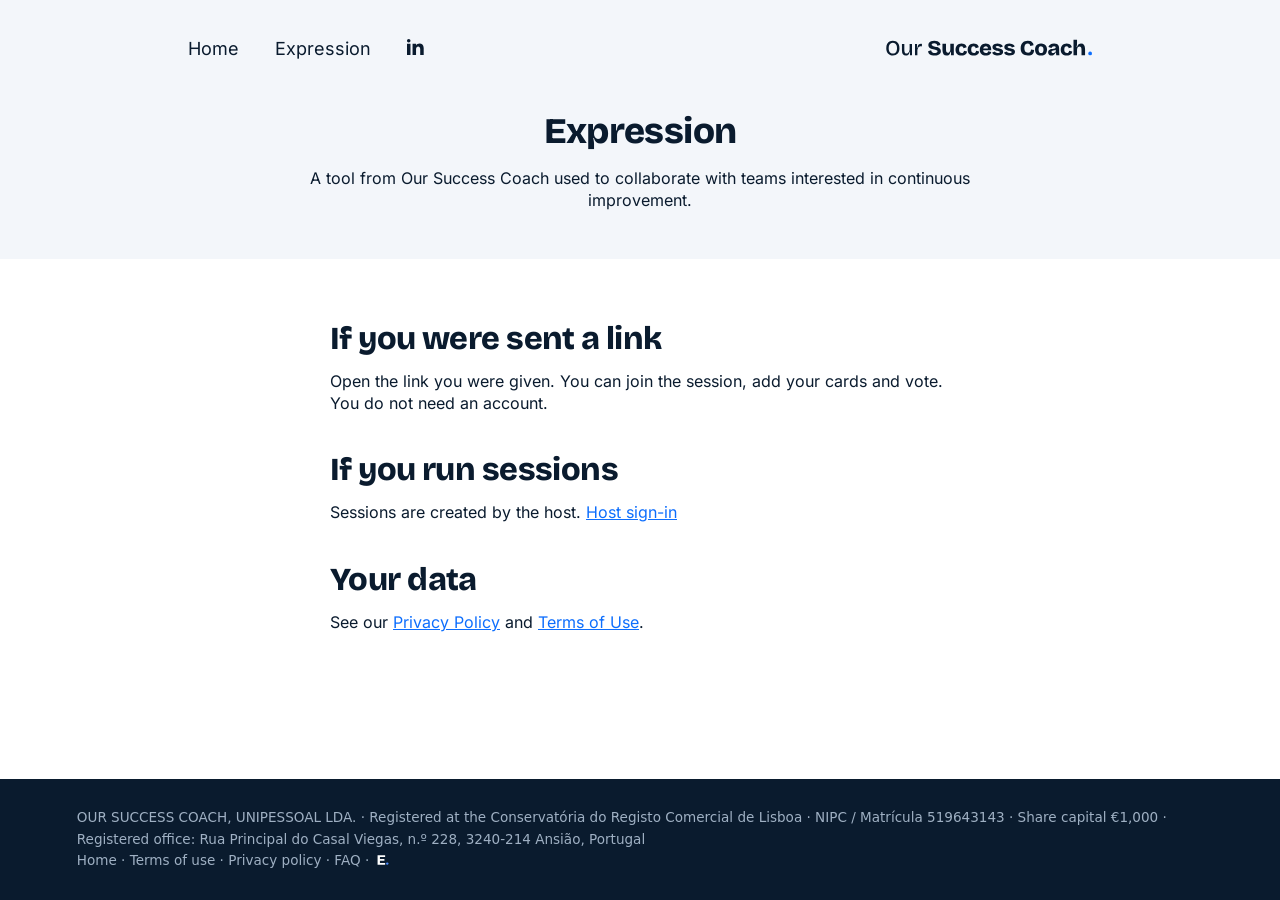
<file: tools/Expression/index.html>
<!DOCTYPE html>
<html lang="en">
<head>
<meta charset="utf-8">
<meta name="viewport" content="width=device-width, initial-scale=1">
<title>Our Success Coach | Expression</title>
<meta name="description" content="Expression, a tool from Our Success Coach used to collaborate with teams interested in continuous improvement.">
<link rel="icon" type="image/svg+xml" href="/policy-assets/favicon/favicon.svg">
<link rel="icon" type="image/png" sizes="32x32" href="/policy-assets/favicon/favicon-32.png">
<link rel="icon" type="image/png" sizes="192x192" href="/policy-assets/favicon/favicon-192.png">
<link rel="stylesheet" href="/policy-assets/css/tokens.css">
<link rel="stylesheet" href="/policy-assets/css/site.css">
</head>
<body>
<div class="page narrow legal">
<header class="header" id="site-header"><nav class="wrap topnav">
<a aria-label="Our Success Coach home" class="brand" href="/"><img src="/policy-assets/images/our-success-coach-wordmark.svg" alt="Our Success Coach" width="196" height="21"></a>
<button type="button" aria-label="Open menu" aria-expanded="false" class="menu-toggle" id="menu-toggle"><svg class="ico" fill="none" viewBox="0 0 28 19" xmlns="http://www.w3.org/2000/svg" aria-hidden="true"><line x1="28" y1="9.5" x2="-1.31134e-07" y2="9.5" stroke="currentColor" stroke-width="3"></line><line x1="28" y1="1.5" x2="-1.31134e-07" y2="1.5" stroke="currentColor" stroke-width="3"></line><line x1="28" y1="17.5" x2="-1.31134e-07" y2="17.5" stroke="currentColor" stroke-width="3"></line></svg></button>
<div class="menu" id="site-menu"><div class="menu-item"><a href="/">Home</a></div><div class="menu-item"><a href="/tools/Expression/">Expression</a></div><div class="social"><a aria-label="Our Success Coach on LinkedIn" href="https://www.linkedin.com/company/our-success-coach/" target="_blank" rel="noopener noreferrer"><svg class="ico" fill="none" viewBox="0 0 15 14" xmlns="http://www.w3.org/2000/svg" aria-hidden="true"><path d="M3.04348 1.52174C3.04348 2.37391 2.37391 3.04348 1.52174 3.04348C0.669565 3.04348 0 2.37391 0 1.52174C0 0.669565 0.669565 0 1.52174 0C2.37391 0 3.04348 0.669565 3.04348 1.52174ZM3.04348 4.26087H0V14H3.04348V4.26087ZM7.91304 4.26087H4.86957V14H7.91304V8.88696C7.91304 6.02609 11.5652 5.78261 11.5652 8.88696V14H14.6087V7.85217C14.6087 3.04348 9.19131 3.22609 7.91304 5.6V4.26087Z" fill="currentColor"></path></svg></a></div><div class="menu-small"><a href="/privacy-policy/">Privacy Policy</a><a href="/terms-of-use/">Terms of Use</a></div></div>
</nav></header>
<div class="hero"><section class="section"><h1 class="page-title">Expression</h1><p class="lead">A tool from Our Success Coach used to collaborate with teams interested in continuous improvement.</p></section></div>
<div class="main"><section class="section"><h2>If you were sent a link</h2><p>Open the link you were given. You can join the session, add your cards and vote. You do not need an account.</p><h2>If you run sessions</h2><p>Sessions are created by the host. <a class="link link-primary" href="https://expression.oursuccesscoach.com/">Host sign-in</a></p><h2>Your data</h2><p>See our <a class="link link-primary" href="/privacy-policy/">Privacy Policy</a> and <a class="link link-primary" href="/terms-of-use/">Terms of Use</a>.</p></section></div>

<footer class="osc-footer"><div class="wrap"><p>OUR SUCCESS COACH, UNIPESSOAL LDA. · Registered at the Conservatória do Registo Comercial de Lisboa · NIPC / Matrícula 519643143 · Share capital €1,000 · Registered office: Rua Principal do Casal Viegas, n.º 228, 3240-214 Ansião, Portugal</p><p><a href="/">Home</a> · <a href="/terms-of-use/">Terms of use</a> · <a href="/privacy-policy/">Privacy policy</a> · <a href="https://expression.oursuccesscoach.com/faq/">FAQ</a> · <a href="https://expression.oursuccesscoach.com/" aria-label="Expression" title="Expression"><svg xmlns="http://www.w3.org/2000/svg" viewBox="0 0 64 64" width="18" height="18" aria-hidden="true" focusable="false" style="vertical-align:-4px"><path fill="#fff" transform="translate(9.148 49.000) scale(0.05152 -0.05152)" d="M69 0V660H231V0ZM186 0V130H593V0ZM186 274V391H542V274ZM186 531V660H590V531Z"/><circle fill="#4C8DFF" cx="47.10" cy="44.80" r="4.2"/></svg></a></p></div></footer>
</div>
<script src="/policy-assets/js/site.js" defer></script>
</body>
</html>
</file>
<file: policy-assets/css/tokens.css>
@font-face{font-family:'Inter Variable';font-style:normal;font-weight:100 900;font-display:swap;src:url('/policy-assets/fonts/inter-latin-wght-normal.woff2') format('woff2-variations')}
@font-face{font-family:'Bricolage Grotesque';font-style:normal;font-weight:800;font-display:swap;src:url('/policy-assets/fonts/bricolage-grotesque-latin-wght-normal.woff2') format('woff2-variations')}
:root{
  --background:#ffffff;
  --background-secondary:#F3F6FA;
  --background-tertiary:#f4f4f4;
  --background-dark:#0A1B2E;
  --text:#0A1B2E;
  --text-light:#F3F6FA;
  --text-secondary:#5F7185;
  --text-secondary-light:#A9B8C9;
  --text-tertiary:#3A4A5C;
  --primary:#0D6EFD;
  --primary-hover:#0B5ED7;
  --secondary:#0A1B2E;
  --alert:#e85454;
  --alert-hover:#ff5c5c;
  --warning:#B45309;
  --selection:#BBD6FE;
  --input-background:#EAF0F6;
  --input-placeholder:#5F7185;
  --input-divider:#D5DEE8;
  --divider:#0000000a;
  --table-border:#d9d9d9;
  --dashboard-card:#F8FAFC;
  --stroke:#E6ECF3;
  --card-button:#E3E9F0;
  --card-button-hover:#C3CDD9;
  --empty-card:#F3F6FA;
  --card-1:#CFE2FF;--card-2:#D6F0F5;--card-3:#E2E8F0;--card-4:#DDE7FF;--card-5:#C7D7EA;--card-6:#E8EEF8;--card-7:#BBD6FE;
  --shadow:#00000029;
  --dim:#00000014;
  --font-body:'Inter Variable',Inter,Arial,sans-serif;
  --font-display:'Bricolage Grotesque','Inter Variable',Arial,sans-serif;
  --radius-small:.25em;
  --radius-rounded:.625em;
}
*,*::before,*::after{-webkit-tap-highlight-color:transparent}
html{line-height:1.15;scroll-behavior:smooth;-webkit-text-size-adjust:100%}
body{margin:0;overflow-x:hidden}
svg.icon{height:1em}
.sr-only{position:absolute;width:1px;height:1px;overflow:hidden;clip:rect(0 0 0 0);white-space:nowrap}
</file>
<file: policy-assets/css/site.css>
/* Marketing layout: privacy policy, terms of use, FAQ, contact us */
body{height:100vh;min-height:100vh;margin:0;padding:0}
.page{color:var(--text);min-height:100vh;display:flex;flex-direction:column;font-family:var(--font-body)}
.wrap{margin:0 1.25rem}
@media (min-width:768px){.wrap{width:612px;margin:0 auto}}
@media (min-width:1024px){.wrap{width:904px}}
@media (min-width:1366px){.wrap{width:1166px}}
@media (min-width:1920px){.wrap{width:1172px}}
.section{width:300px;margin:0 auto}
@media (min-width:768px){.section{width:480px}}
@media (min-width:1024px){.section{width:904px}}
@media (min-width:1366px){.section{width:1050px}}
@media (min-width:1920px){.section{width:1172px}}
@media (min-width:768px){.page.narrow .hero .section{width:538px}.page.narrow .main .section{width:460px}}
@media (min-width:1024px){.page.narrow .hero .section{width:720px}.page.narrow .main .section{width:620px}}
@media (min-width:1366px){.page.narrow .hero .section{width:820px}.page.narrow .main .section{width:684px}}
svg.ico{height:1em;vertical-align:middle}

/* header */
.header{padding-top:1rem;padding-bottom:1rem;background-color:var(--background-secondary)}
@media (min-width:1600px){.header{padding-top:2rem;padding-bottom:2rem}}
@media (min-width:1920px){.header{padding-top:2.4rem;padding-bottom:2.4rem}}
.topnav{display:grid;grid-template-columns:1fr auto;grid-template-rows:3rem auto;grid-template-areas:'toggle logo';align-items:center}
@media (min-width:768px){.topnav{justify-content:space-between;grid-template-areas:'menu logo';grid-template-rows:3.5rem}}
@media (min-width:1280px){.topnav{grid-template-rows:4.125rem}}
.topnav .brand{grid-area:logo;font-size:1.25em;margin:0 .5rem 0 0;padding:.75em 0;display:inline-flex;align-items:center;justify-self:start;color:var(--text)}
.topnav .brand:hover,.topnav .brand:focus{color:var(--text-secondary);outline:none}
.topnav .brand img{height:1.4rem;width:auto;display:block}
@media (min-width:768px){.topnav .brand{font-size:1.5em;margin:0 0 0 1.25em;justify-content:flex-end;justify-self:end}}
.menu-toggle{grid-area:toggle;font-size:1.25em;padding:0;width:1.5em;text-align:center;background:transparent;border:1px solid transparent;color:var(--text);cursor:pointer;line-height:1;border-radius:var(--radius-rounded)}
.menu-toggle:hover,.menu-toggle:focus{color:var(--text-secondary);outline:none}
.menu-toggle svg{display:inline-block}
@media (min-width:768px){.menu-toggle{display:none}}
.menu{display:none}
@media (min-width:768px){.menu{grid-area:menu;display:flex;flex-direction:row;align-items:center}}
.menu-item{margin:0 0 2.375rem}
.menu-item:first-child{margin-top:1.375rem}
.menu-item a{font-family:var(--font-body);font-size:1.125rem;line-height:1.35;color:var(--text);outline:none;text-decoration:none}
.menu-item a:hover{text-decoration:underline}
.menu-item a.active{color:var(--primary)}
@media (max-width:767px){.menu-item a{font-family:var(--font-display);font-size:2rem;line-height:1;letter-spacing:-.018em}}
@media (min-width:768px){.menu-item{display:inline-block;margin:0 0 0 1.25rem}.menu-item:first-child{margin:0}.menu-item a{font-size:1rem}}
@media (min-width:1024px){.menu-item{margin:0 0 0 2.25rem}.menu-item a{font-size:1.125rem}}
@media (min-width:1920px){.menu-item a{font-size:1.25rem}}
.social a{display:inline-block;height:max-content;outline:none;color:var(--text)}
.social a:hover,.social a:focus{color:var(--text-secondary)}
.social a svg{vertical-align:baseline}
.menu .social{display:none;grid-template-columns:repeat(3,max-content);grid-auto-flow:column}
@media (max-width:767px){.menu .social{display:grid;order:7;margin-left:1.5rem;gap:1.5rem;padding-top:2rem;border-top:1px solid var(--text-secondary-light)}}
@media (min-width:1024px){.menu .social{display:grid;margin-left:2.25rem;gap:1rem}}
.login-wrap{margin:0 0 2.375rem}
@media (min-width:768px){.login-wrap{flex-grow:1;display:flex;align-content:center;justify-content:flex-end;margin:0}}
.login-btn{font-family:var(--font-body);font-size:1.125rem;line-height:1.35;color:var(--text);padding:.3em 1.2em;border-radius:.4em;border:1px solid var(--text-secondary);text-decoration:none}
.login-btn:hover,.login-btn:focus{border-color:var(--text-secondary);color:var(--text-secondary);outline:none}
@media (max-width:767px){.login-btn{font-family:var(--font-display);font-size:2rem;line-height:1;letter-spacing:-.018em;border:0;padding:0}}
@media (min-width:768px){.login-btn{font-size:1rem}}
@media (min-width:1024px){.login-btn{font-size:1.125rem}}
@media (min-width:1920px){.login-btn{font-size:1.25rem}}
.menu-small{order:8;display:flex;flex-direction:column;padding:.5rem 0 0 1.5rem;flex-grow:1}
@media (min-width:768px){.menu-small{display:none}}
.menu-small a{font-size:1rem;line-height:1.35;display:block;margin-top:1em;color:var(--text)}
.menu-small a:hover{color:var(--text-secondary)}
@media (max-width:767px){
  .header.open{position:fixed;inset:0;z-index:3000;overflow-y:auto;padding-bottom:2rem}
  .header.open .topnav{grid-template-rows:3rem auto}
  .header.open .menu{display:flex;flex-direction:column;grid-column:1/3;grid-row:2/3;padding:0 0 0 1.5rem}
  .header.open .menu .social{margin-left:0}
  .header.open .menu-small{padding-left:0}
}

/* hero */
.hero{background-color:var(--background-secondary);padding-top:0;padding-bottom:3em;text-align:center}
.hero span{white-space:nowrap}
@media (min-width:768px){.hero{padding-top:1em}}
.page-title{font-family:var(--font-display);font-weight:800;font-size:2rem;line-height:1;letter-spacing:-.018em;margin:0 0 .5em}
@media (min-width:1024px){.page-title{font-size:2.25rem;letter-spacing:-.018em}}
@media (min-width:1366px){.page-title{font-size:2.625rem;letter-spacing:-.018em}}
.lead{font-size:1.125rem;line-height:1.35;margin:0}
@media (min-width:768px){.lead{font-size:1rem}}
@media (min-width:1024px){.lead{font-size:1.125rem}}
@media (min-width:1920px){.lead{font-size:1.25rem}}
.lead.meta{font-size:1rem;padding-bottom:.75em;color:var(--text-secondary)}
@media (min-width:768px){.lead.meta{font-size:.875rem}}
@media (min-width:1024px){.lead.meta{font-size:1rem}}
@media (min-width:1920px){.lead.meta{font-size:1.125rem}}
.link{color:inherit;cursor:pointer;text-decoration:underline}
.link:hover{text-decoration:none}
.link:focus{text-decoration:underline;text-decoration-style:double;outline:none}
.link-primary{color:var(--primary)}
.link-primary:hover,.link-primary:focus{color:var(--primary-hover)}

/* main */
.main{flex-grow:1;padding-top:2.5em;padding-bottom:2.5em}
.main span{white-space:nowrap}
@media (min-width:768px){.main{padding-top:3.375em;padding-bottom:3.375em}}
@media (min-width:1024px){.main{padding-top:4em;padding-bottom:4em}}
@media (min-width:1366px){.main{padding-top:5.125em;padding-bottom:5.125em}}
@media (min-width:1920px){.main{padding-top:6.75em;padding-bottom:6.75em}}
.h3{font-family:var(--font-display);font-weight:800;font-size:2rem;line-height:1;letter-spacing:-.018em}
@media (min-width:1920px){.h3{font-size:2.25rem;letter-spacing:-.018em}}
.text{font-size:1rem;line-height:1.35}
@media (min-width:768px){.text{font-size:.875rem}}
@media (min-width:1024px){.text{font-size:1rem}}
@media (min-width:1920px){.text{font-size:1.125rem}}

/* legal documents */
.legal h2{font-family:var(--font-display);font-weight:800;font-size:2rem;line-height:1;letter-spacing:-.018em;margin:1.25em 0 .5em}
.legal h2:first-child{margin-top:0}
@media (min-width:1920px){.legal h2{font-size:2.25rem;letter-spacing:-.018em}}
.legal p,.legal li{font-size:1rem;line-height:1.35}
.legal ol,.legal ul{font-size:1.125rem;line-height:1.35}
@media (min-width:768px){.legal p,.legal li{font-size:.875rem}.legal ol,.legal ul{font-size:1rem}}
@media (min-width:1024px){.legal p,.legal li{font-size:1rem}.legal ol,.legal ul{font-size:1.125rem}}
@media (min-width:1920px){.legal p,.legal li{font-size:1.125rem}.legal ol,.legal ul{font-size:1.25rem}}

/* FAQ */
.faq h2{margin:.83em 0}
.faq-item p{margin:0}
.faq-q{border:none;margin:0;padding:1.25rem 1.25rem 1.25rem 1.75rem;position:relative;background:transparent;font-family:var(--font-display);font-weight:400;font-size:1.5rem;line-height:1;letter-spacing:normal;color:var(--ink,#0A1B2E);text-align:left;cursor:pointer}
@media (min-width:1024px){.faq-q{font-size:1.25rem}}
.faq-q::before{position:absolute;top:1.1rem;left:-.25rem;content:"";width:1.1rem;height:1.1rem;background:currentColor;-webkit-mask:url("data:image/svg+xml,%3Csvg xmlns='http://www.w3.org/2000/svg' viewBox='0 0 24 24' fill='none' stroke='black' stroke-width='2.5' stroke-linecap='round' stroke-linejoin='round'%3E%3Cpath d='M9 5l7 7-7 7'/%3E%3C/svg%3E") center/contain no-repeat;mask:url("data:image/svg+xml,%3Csvg xmlns='http://www.w3.org/2000/svg' viewBox='0 0 24 24' fill='none' stroke='black' stroke-width='2.5' stroke-linecap='round' stroke-linejoin='round'%3E%3Cpath d='M9 5l7 7-7 7'/%3E%3C/svg%3E") center/contain no-repeat;transform:rotate(90deg);transition:transform 300ms}
.table-wrap{overflow-x:auto;margin:1rem 0}
.basis-table{border-collapse:collapse;width:100%;font-size:.9375rem;line-height:1.4}
.basis-table th,.basis-table td{text-align:left;vertical-align:top;padding:.6rem .75rem;border-bottom:1px solid rgba(10,27,46,.15)}
.basis-table th{font-family:var(--font-display);font-weight:400;color:var(--muted,#5F7185)}
@media (max-width:40em){.basis-table,.basis-table tbody,.basis-table tr,.basis-table td{display:block;width:100%}.basis-table thead{position:absolute;left:-9999px}.basis-table tr{padding:.5rem 0;border-bottom:1px solid rgba(10,27,46,.15)}.basis-table td{border:0;padding:.25rem 0}.basis-table td::before{content:attr(data-label);display:block;font-family:var(--font-display);color:var(--muted,#5F7185);font-size:.8125rem}}
.faq-q:hover{text-decoration:underline}
.faq-group{font-family:var(--font-display);font-weight:400;font-size:1rem;margin:1.5rem 0 .25rem;color:var(--muted,#5F7185);text-transform:none}
.faq-expand{margin:1.25rem 0 0;border-top:1px solid rgba(10,27,46,.15)}
.faq-expand:last-of-type{border-bottom:1px solid rgba(10,27,46,.15)}
.faq-expand>summary{list-style:none;cursor:pointer;position:relative;padding:1.1rem 2.5rem 1.1rem 0;display:block}
.faq-expand>summary::-webkit-details-marker{display:none}
.faq-expand>summary::after{content:"";position:absolute;right:.4rem;top:1.6rem;width:.6rem;height:.6rem;border-right:2px solid currentColor;border-bottom:2px solid currentColor;transform:rotate(45deg);transition:transform 300ms}
.faq-expand[open]>summary::after{transform:rotate(-135deg);top:1.9rem}
.faq-expand>summary:focus-visible{outline:3px solid #0D6EFD;outline-offset:2px}
.faq-expand .faq-section-title,.faq-expand .faq-section-sub{white-space:normal;overflow-wrap:anywhere}
.faq-section-title{display:block;font-family:var(--font-display);font-weight:400;font-size:1.5rem;line-height:1.2;color:var(--ink,#0A1B2E)}
.faq-section-sub{display:block;margin-top:.25rem;font-size:1rem;line-height:1.35;color:var(--muted,#5F7185)}
.faq-expand[open]{padding-bottom:1rem}
.faq-a{transition:height 500ms,margin-bottom 500ms;overflow:hidden;margin-bottom:1.25rem;padding:0 1.625rem}
.faq-item.collapsed .faq-q::before{transform:rotate(0deg)}
.faq-item.collapsed .faq-a{margin-bottom:0}
.faq-body{font-size:1rem;line-height:1.35}
@media (min-width:768px){.faq-body{font-size:.875rem}}
@media (min-width:1024px){.faq-body{font-size:1rem}}
@media (min-width:1920px){.faq-body{font-size:1.125rem}}
.faq-body>*{margin:0;padding:0}
.faq-body>div>*:first-child{margin-top:0}
.faq-body>div>*:last-child{margin-bottom:0}
.faq-body a{color:var(--primary)}
.faq-body a:hover,.faq-body a:focus{color:var(--primary-hover)}

/* call to action */

/* footer */
.osc-footer{background:#0A1B2E;color:#9FB0C3;padding:clamp(20px,2.2vw,28px) 0;font:400 clamp(12px,11px + .2vw,14px)/1.6 "OSC Inter","Inter",-apple-system,system-ui,sans-serif;letter-spacing:normal;text-align:left}
.osc-footer .wrap{box-sizing:border-box;width:auto;max-width:none;margin:0;padding:0 clamp(20px,6vw,120px)}
.osc-footer p{margin:0;font:inherit;color:inherit}
.osc-footer a{color:inherit;text-decoration:none}
.osc-footer a:hover,.osc-footer a:focus{color:#fff;text-decoration:underline}
</file>
